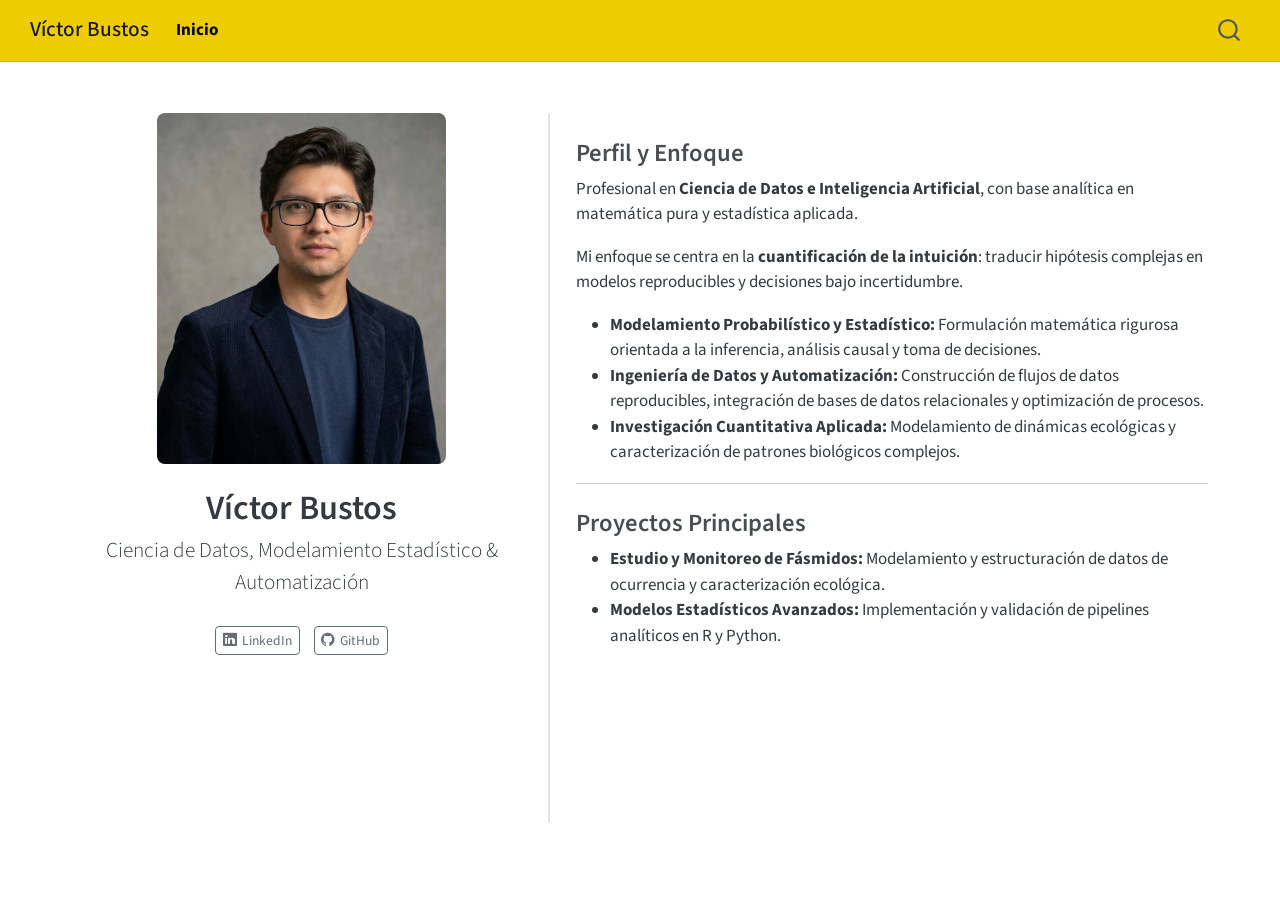
<file: index.html>
<!DOCTYPE html>
<html xmlns="http://www.w3.org/1999/xhtml" lang="en" xml:lang="en"><head>

<meta charset="utf-8">
<meta name="generator" content="quarto-1.10.18">

<meta name="viewport" content="width=device-width, initial-scale=1.0, user-scalable=yes">


<title>Víctor Bustos</title>
<style>
/* Default styles provided by pandoc.
** See https://pandoc.org/MANUAL.html#variables-for-html for config info.
*/
span.smallcaps{font-variant: small-caps;}
div.columns{display: flex; gap: 1.5em;}
div.column{flex: auto;}
@media screen {
div.columns{gap: min(4vw, 1.5em);}
div.column{overflow-x: auto;}
}
div.hanging-indent{margin-left: 1.5em; text-indent: -1.5em;}
ul.task-list{list-style: none;}
ul.task-list li input[type="checkbox"] {
  width: 0.8em;
  margin: 0 0.8em 0.2em -1em; /* quarto-specific, see https://github.com/quarto-dev/quarto-cli/issues/4556 */ 
  vertical-align: middle;
}
</style>


<script src="site_libs/quarto-nav/quarto-nav.js"></script>
<script src="site_libs/quarto-nav/headroom.min.js"></script>
<script src="site_libs/clipboard/clipboard.min.js"></script>
<script src="site_libs/quarto-search/autocomplete.umd.js"></script>
<script src="site_libs/quarto-search/fuse.min.js"></script>
<script src="site_libs/quarto-search/quarto-search.js"></script>
<meta name="quarto:offset" content="./">
<script src="site_libs/quarto-html/quarto.js" type="module"></script>
<script src="site_libs/quarto-html/tabsets/tabsets.js" type="module"></script>
<script src="site_libs/quarto-html/popper.min.js"></script>
<script src="site_libs/quarto-html/tippy.umd.min.js"></script>
<link href="site_libs/quarto-html/tippy.css" rel="stylesheet">
<link href="site_libs/quarto-html/quarto-syntax-highlighting-64a204ab8560d761af7679ceaba22944.css" rel="stylesheet" id="quarto-text-highlighting-styles">
<script src="site_libs/bootstrap/bootstrap.min.js"></script>
<link href="site_libs/bootstrap/bootstrap-icons.css" rel="stylesheet">
<link href="site_libs/bootstrap/bootstrap-445b8638c3d06994fee0907d791121c4.min.css" rel="stylesheet" append-hash="true" id="quarto-bootstrap" data-mode="light">
<script id="quarto-search-options" type="application/json">{
  "location": "navbar",
  "copy-button": false,
  "collapse-after": 3,
  "panel-placement": "end",
  "type": "overlay",
  "limit": 50,
  "keyboard-shortcut": [
    "f",
    "/",
    "s"
  ],
  "show-item-context": false,
  "language": {
    "search-no-results-text": "No results",
    "search-matching-documents-text": "matching documents",
    "search-copy-link-title": "Copy link to search",
    "search-hide-matches-text": "Hide additional matches",
    "search-more-match-text": "more match in this document",
    "search-more-matches-text": "more matches in this document",
    "search-clear-button-title": "Clear",
    "search-text-placeholder": "",
    "search-detached-cancel-button-title": "Cancel",
    "search-submit-button-title": "Submit",
    "search-label": "Search"
  }
}</script>


<link rel="stylesheet" href="styles.css">
</head>

<body class="nav-fixed quarto-light">

<div id="quarto-search-results"></div>
  <header id="quarto-header" class="headroom fixed-top">
    <nav class="navbar navbar-expand-lg " data-bs-theme="dark">
      <div class="navbar-container container-fluid">
      <div class="navbar-brand-container mx-auto">
    <a class="navbar-brand" href="./index.html">
    <span class="navbar-title">Víctor Bustos</span>
    </a>
  </div>
            <div id="quarto-search" class="" title="Search"></div>
          <button class="navbar-toggler" type="button" data-bs-toggle="collapse" data-bs-target="#navbarCollapse" aria-controls="navbarCollapse" role="menu" aria-expanded="false" aria-label="Toggle navigation" onclick="if (window.quartoToggleHeadroom) { window.quartoToggleHeadroom(); }">
  <span class="navbar-toggler-icon"></span>
</button>
          <div class="collapse navbar-collapse" id="navbarCollapse">
            <ul class="navbar-nav navbar-nav-scroll me-auto">
  <li class="nav-item">
    <a class="nav-link active" href="./index.html" aria-current="page"> 
<span class="menu-text">Inicio</span></a>
  </li>  
</ul>
          </div> <!-- /navcollapse -->
            <div class="quarto-navbar-tools">
</div>
      </div> <!-- /container-fluid -->
    </nav>
</header>
<!-- content -->
<div id="quarto-content" class="quarto-container page-columns page-rows-contents page-layout-full page-navbar">
<!-- sidebar -->
<!-- margin-sidebar -->
    
<!-- main -->
<div class="quarto-about-trestles column-page">
  <div class="about-entity">
    <img src="profile.jpg" class="about-image
  rectangle " style="width: 17em;">
<header id="title-block-header" class="quarto-title-block default">
<div class="quarto-title">
<h1 class="title">Víctor Bustos</h1>
<p class="subtitle lead">Ciencia de Datos, Modelamiento Estadístico &amp; Automatización</p>
</div>
<div class="quarto-title-meta column-page">
  </div>
</header>
    <div class="about-links">
  <a href="https://www.linkedin.com/in/victorbustos-stats" class="about-link" rel="" target="">
    <i class="bi bi-linkedin"></i>
     <span class="about-link-text">LinkedIn</span>
  </a>
  <a href="https://github.com/vitoac-22" class="about-link" rel="" target="">
    <i class="bi bi-github"></i>
     <span class="about-link-text">GitHub</span>
  </a>
</div>
  </div>
  <div class="about-contents"><main class="content column-page" id="quarto-document-content">
<section id="perfil-y-enfoque" class="level3">
<h3 data-anchor-id="perfil-y-enfoque">Perfil y Enfoque</h3>
<p>Profesional en <strong>Ciencia de Datos e Inteligencia Artificial</strong>, con base analítica en matemática pura y estadística aplicada.</p>
<p>Mi enfoque se centra en la <strong>cuantificación de la intuición</strong>: traducir hipótesis complejas en modelos reproducibles y decisiones bajo incertidumbre.</p>
<ul>
<li><strong>Modelamiento Probabilístico y Estadístico:</strong> Formulación matemática rigurosa orientada a la inferencia, análisis causal y toma de decisiones.</li>
<li><strong>Ingeniería de Datos y Automatización:</strong> Construcción de flujos de datos reproducibles, integración de bases de datos relacionales y optimización de procesos.</li>
<li><strong>Investigación Cuantitativa Aplicada:</strong> Modelamiento de dinámicas ecológicas y caracterización de patrones biológicos complejos.</li>
</ul>
<hr>
</section>
<section id="proyectos-principales" class="level3">
<h3 data-anchor-id="proyectos-principales">Proyectos Principales</h3>
<ul>
<li><strong>Estudio y Monitoreo de Fásmidos:</strong> Modelamiento y estructuración de datos de ocurrencia y caracterización ecológica.</li>
<li><strong>Modelos Estadísticos Avanzados:</strong> Implementación y validación de pipelines analíticos en R y Python.</li>
</ul>


</section>
</main></div>
</div>
 <!-- /main -->
<script id="quarto-html-after-body" type="application/javascript">
  window.document.addEventListener("DOMContentLoaded", function (event) {
    const isCodeAnnotation = (el) => {
      for (const clz of el.classList) {
        if (clz.startsWith('code-annotation-')) {                     
          return true;
        }
      }
      return false;
    }
    const onCopySuccess = function(e) {
      // button target
      const button = e.trigger;
      // don't keep focus
      button.blur();
      // flash "checked"
      button.classList.add('code-copy-button-checked');
      var currentTitle = button.getAttribute("title");
      button.setAttribute("title", "Copied!");
      let tooltip;
      if (window.bootstrap) {
        button.setAttribute("data-bs-toggle", "tooltip");
        button.setAttribute("data-bs-placement", "left");
        button.setAttribute("data-bs-title", "Copied!");
        tooltip = new bootstrap.Tooltip(button, 
          { trigger: "manual", 
            customClass: "code-copy-button-tooltip",
            offset: [0, -8]});
        tooltip.show();    
      }
      setTimeout(function() {
        if (tooltip) {
          tooltip.hide();
          button.removeAttribute("data-bs-title");
          button.removeAttribute("data-bs-toggle");
          button.removeAttribute("data-bs-placement");
        }
        button.setAttribute("title", currentTitle);
        button.classList.remove('code-copy-button-checked');
      }, 1000);
      // clear code selection
      e.clearSelection();
    }
    const getTextToCopy = function(trigger) {
      const outerScaffold = trigger.parentElement.cloneNode(true);
      const codeEl = outerScaffold.querySelector('code');
      for (const childEl of codeEl.children) {
        if (isCodeAnnotation(childEl)) {
          childEl.remove();
        }
      }
      return codeEl.innerText;
    }
    const clipboard = new window.ClipboardJS('.code-copy-button:not([data-in-quarto-modal])', {
      text: getTextToCopy
    });
    clipboard.on('success', onCopySuccess);
    if (window.document.getElementById('quarto-embedded-source-code-modal')) {
      const clipboardModal = new window.ClipboardJS('.code-copy-button[data-in-quarto-modal]', {
        text: getTextToCopy,
        container: window.document.getElementById('quarto-embedded-source-code-modal')
      });
      clipboardModal.on('success', onCopySuccess);
    }
      var localhostRegex = new RegExp(/^(?:http|https):\/\/localhost\:?[0-9]*\//);
      var mailtoRegex = new RegExp(/^mailto:/);
        var filterRegex = new RegExp("https:\/\/vitoac-22\.github\.io\/portfolio\/");
      var isInternal = (href) => {
          return filterRegex.test(href) || localhostRegex.test(href) || mailtoRegex.test(href);
      }
      // Inspect non-navigation links and adorn them if external
     var links = window.document.querySelectorAll('a[href]:not(.nav-link):not(.navbar-brand):not(.toc-action):not(.sidebar-link):not(.sidebar-item-toggle):not(.pagination-link):not(.no-external):not([aria-hidden]):not(.dropdown-item):not(.quarto-navigation-tool):not(.about-link)');
      for (var i=0; i<links.length; i++) {
        const link = links[i];
        if (!isInternal(link.href)) {
          // undo the damage that might have been done by quarto-nav.js in the case of
          // links that we want to consider external
          if (link.dataset.originalHref !== undefined) {
            link.href = link.dataset.originalHref;
          }
        }
      }
    function tippyHover(el, contentFn, onTriggerFn, onUntriggerFn) {
      const config = {
        allowHTML: true,
        maxWidth: 500,
        delay: 100,
        arrow: false,
        appendTo: function(el) {
            return el.parentElement;
        },
        interactive: true,
        interactiveBorder: 10,
        theme: 'quarto',
        placement: 'bottom-start',
      };
      if (contentFn) {
        config.content = contentFn;
      }
      if (onTriggerFn) {
        config.onTrigger = onTriggerFn;
      }
      if (onUntriggerFn) {
        config.onUntrigger = onUntriggerFn;
      }
      window.tippy(el, config); 
    }
    const noterefs = window.document.querySelectorAll('a[role="doc-noteref"]');
    for (var i=0; i<noterefs.length; i++) {
      const ref = noterefs[i];
      tippyHover(ref, function() {
        // use id or data attribute instead here
        let href = ref.getAttribute('data-footnote-href') || ref.getAttribute('href');
        try { href = new URL(href).hash; } catch {}
        const id = href.replace(/^#\/?/, "");
        const note = window.document.getElementById(id);
        if (note) {
          return note.innerHTML;
        } else {
          return "";
        }
      });
    }
    const xrefs = window.document.querySelectorAll('a.quarto-xref');
    const processXRef = (id, note) => {
      // Strip column container classes
      const stripColumnClz = (el) => {
        el.classList.remove("page-full", "page-columns");
        if (el.children) {
          for (const child of el.children) {
            stripColumnClz(child);
          }
        }
      }
      stripColumnClz(note)
      if (id === null || id.startsWith('sec-')) {
        // Special case sections, only their first couple elements
        const container = document.createElement("div");
        if (note.children && note.children.length > 2) {
          container.appendChild(note.children[0].cloneNode(true));
          for (let i = 1; i < note.children.length; i++) {
            const child = note.children[i];
            if (child.tagName === "P" && child.innerText === "") {
              continue;
            } else {
              container.appendChild(child.cloneNode(true));
              break;
            }
          }
          if (window.Quarto?.typesetMath) {
            window.Quarto.typesetMath(container);
          }
          return container.innerHTML
        } else {
          if (window.Quarto?.typesetMath) {
            window.Quarto.typesetMath(note);
          }
          return note.innerHTML;
        }
      } else {
        // Remove any anchor links if they are present
        const anchorLink = note.querySelector('a.anchorjs-link');
        if (anchorLink) {
          anchorLink.remove();
        }
        if (window.Quarto?.typesetMath) {
          window.Quarto.typesetMath(note);
        }
        if (note.classList.contains("callout")) {
          return note.outerHTML;
        } else {
          return note.innerHTML;
        }
      }
    }
    for (var i=0; i<xrefs.length; i++) {
      const xref = xrefs[i];
      tippyHover(xref, undefined, function(instance) {
        instance.disable();
        let url = xref.getAttribute('href');
        let hash = undefined; 
        if (url.startsWith('#')) {
          hash = url;
        } else {
          try { hash = new URL(url).hash; } catch {}
        }
        if (hash) {
          const id = hash.replace(/^#\/?/, "");
          const note = window.document.getElementById(id);
          if (note !== null) {
            try {
              const html = processXRef(id, note.cloneNode(true));
              instance.setContent(html);
            } finally {
              instance.enable();
              instance.show();
            }
          } else {
            // See if we can fetch this
            fetch(url.split('#')[0])
            .then(res => res.text())
            .then(html => {
              const parser = new DOMParser();
              const htmlDoc = parser.parseFromString(html, "text/html");
              const note = htmlDoc.getElementById(id);
              if (note !== null) {
                const html = processXRef(id, note);
                instance.setContent(html);
              } 
            }).finally(() => {
              instance.enable();
              instance.show();
            });
          }
        } else {
          // See if we can fetch a full url (with no hash to target)
          // This is a special case and we should probably do some content thinning / targeting
          fetch(url)
          .then(res => res.text())
          .then(html => {
            const parser = new DOMParser();
            const htmlDoc = parser.parseFromString(html, "text/html");
            const note = htmlDoc.querySelector('main.content');
            if (note !== null) {
              // This should only happen for chapter cross references
              // (since there is no id in the URL)
              // remove the first header
              if (note.children.length > 0 && note.children[0].tagName === "HEADER") {
                note.children[0].remove();
              }
              const html = processXRef(null, note);
              instance.setContent(html);
            } 
          }).finally(() => {
            instance.enable();
            instance.show();
          });
        }
      }, function(instance) {
      });
    }
        let selectedAnnoteEl;
        const selectorForAnnotation = ( cell, annotation) => {
          let cellAttr = 'data-code-cell="' + cell + '"';
          let lineAttr = 'data-code-annotation="' +  annotation + '"';
          const selector = 'span[' + cellAttr + '][' + lineAttr + ']';
          return selector;
        }
        const selectCodeLines = (annoteEl) => {
          const doc = window.document;
          const targetCell = annoteEl.getAttribute("data-target-cell");
          const targetAnnotation = annoteEl.getAttribute("data-target-annotation");
          const annoteSpan = window.document.querySelector(selectorForAnnotation(targetCell, targetAnnotation));
          const lines = annoteSpan.getAttribute("data-code-lines").split(",");
          const lineIds = lines.map((line) => {
            return targetCell + "-" + line;
          })
          let top = null;
          let height = null;
          let parent = null;
          if (lineIds.length > 0) {
              //compute the position of the single el (top and bottom and make a div)
              const el = window.document.getElementById(lineIds[0]);
              top = el.offsetTop;
              height = el.offsetHeight;
              parent = el.parentElement.parentElement;
            if (lineIds.length > 1) {
              const lastEl = window.document.getElementById(lineIds[lineIds.length - 1]);
              const bottom = lastEl.offsetTop + lastEl.offsetHeight;
              height = bottom - top;
            }
            if (top !== null && height !== null && parent !== null) {
              // cook up a div (if necessary) and position it 
              let div = window.document.getElementById("code-annotation-line-highlight");
              if (div === null) {
                div = window.document.createElement("div");
                div.setAttribute("id", "code-annotation-line-highlight");
                div.style.position = 'absolute';
                parent.appendChild(div);
              }
              div.style.top = top - 2 + "px";
              div.style.height = height + 4 + "px";
              div.style.left = 0;
              let gutterDiv = window.document.getElementById("code-annotation-line-highlight-gutter");
              if (gutterDiv === null) {
                gutterDiv = window.document.createElement("div");
                gutterDiv.setAttribute("id", "code-annotation-line-highlight-gutter");
                gutterDiv.style.position = 'absolute';
                const codeCell = window.document.getElementById(targetCell);
                const gutter = codeCell.querySelector('.code-annotation-gutter');
                gutter.appendChild(gutterDiv);
              }
              gutterDiv.style.top = top - 2 + "px";
              gutterDiv.style.height = height + 4 + "px";
            }
            selectedAnnoteEl = annoteEl;
          }
        };
        const unselectCodeLines = () => {
          const elementsIds = ["code-annotation-line-highlight", "code-annotation-line-highlight-gutter"];
          elementsIds.forEach((elId) => {
            const div = window.document.getElementById(elId);
            if (div) {
              div.remove();
            }
          });
          selectedAnnoteEl = undefined;
        };
          // Handle positioning of the toggle
      window.addEventListener(
        "resize",
        throttle(() => {
          elRect = undefined;
          if (selectedAnnoteEl) {
            selectCodeLines(selectedAnnoteEl);
          }
        }, 10)
      );
      function throttle(fn, ms) {
      let throttle = false;
      let timer;
        return (...args) => {
          if(!throttle) { // first call gets through
              fn.apply(this, args);
              throttle = true;
          } else { // all the others get throttled
              if(timer) clearTimeout(timer); // cancel #2
              timer = setTimeout(() => {
                fn.apply(this, args);
                timer = throttle = false;
              }, ms);
          }
        };
      }
        // Attach click handler to the DT
        const annoteDls = window.document.querySelectorAll('dt[data-target-cell]');
        for (const annoteDlNode of annoteDls) {
          annoteDlNode.addEventListener('click', (event) => {
            const clickedEl = event.target;
            if (clickedEl !== selectedAnnoteEl) {
              unselectCodeLines();
              const activeEl = window.document.querySelector('dt[data-target-cell].code-annotation-active');
              if (activeEl) {
                activeEl.classList.remove('code-annotation-active');
              }
              selectCodeLines(clickedEl);
              clickedEl.classList.add('code-annotation-active');
            } else {
              // Unselect the line
              unselectCodeLines();
              clickedEl.classList.remove('code-annotation-active');
            }
          });
        }
    const findCites = (el) => {
      const parentEl = el.parentElement;
      if (parentEl) {
        const cites = parentEl.dataset.cites;
        if (cites) {
          return {
            el,
            cites: cites.split(' ')
          };
        } else {
          return findCites(el.parentElement)
        }
      } else {
        return undefined;
      }
    };
    var bibliorefs = window.document.querySelectorAll('a[role="doc-biblioref"]');
    for (var i=0; i<bibliorefs.length; i++) {
      const ref = bibliorefs[i];
      const citeInfo = findCites(ref);
      if (citeInfo) {
        tippyHover(citeInfo.el, function() {
          var popup = window.document.createElement('div');
          citeInfo.cites.forEach(function(cite) {
            var citeDiv = window.document.createElement('div');
            citeDiv.classList.add('hanging-indent');
            citeDiv.classList.add('csl-entry');
            var biblioDiv = window.document.getElementById('ref-' + cite);
            if (biblioDiv) {
              citeDiv.innerHTML = biblioDiv.innerHTML;
            }
            popup.appendChild(citeDiv);
          });
          return popup.innerHTML;
        });
      }
    }
  });
  </script>
</div> <!-- /content -->




</body></html>
</file>
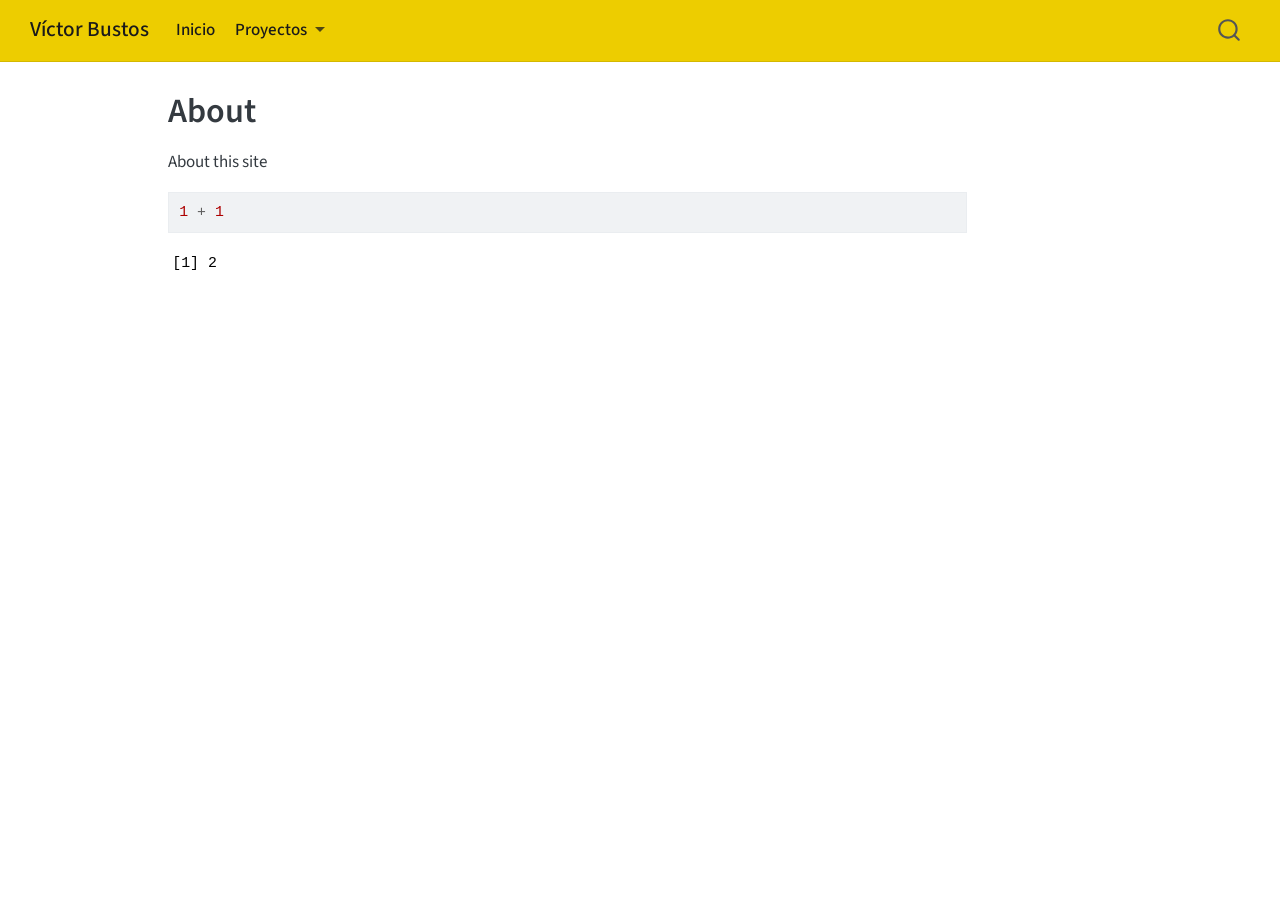
<file: about.html>
<!DOCTYPE html>
<html xmlns="http://www.w3.org/1999/xhtml" lang="en" xml:lang="en"><head>

<meta charset="utf-8">
<meta name="generator" content="quarto-1.10.18">

<meta name="viewport" content="width=device-width, initial-scale=1.0, user-scalable=yes">


<title>About – Víctor Bustos</title>
<style>
/* Default styles provided by pandoc.
** See https://pandoc.org/MANUAL.html#variables-for-html for config info.
*/
span.smallcaps{font-variant: small-caps;}
div.columns{display: flex; gap: 1.5em;}
div.column{flex: auto;}
@media screen {
div.columns{gap: min(4vw, 1.5em);}
div.column{overflow-x: auto;}
}
div.hanging-indent{margin-left: 1.5em; text-indent: -1.5em;}
ul.task-list{list-style: none;}
ul.task-list li input[type="checkbox"] {
  width: 0.8em;
  margin: 0 0.8em 0.2em -1em; /* quarto-specific, see https://github.com/quarto-dev/quarto-cli/issues/4556 */ 
  vertical-align: middle;
}
/* CSS for syntax highlighting */
html { -webkit-text-size-adjust: 100%; }
pre > code.sourceCode { white-space: pre; position: relative; }
pre > code.sourceCode > span { display: inline-block; line-height: 1.25; }
pre > code.sourceCode > span:empty { height: 1.2em; }
.sourceCode { overflow: visible; }
code.sourceCode > span { color: inherit; text-decoration: inherit; }
div.sourceCode { margin: 1em 0; }
pre.sourceCode { margin: 0; }
@media screen {
div.sourceCode { overflow: auto; }
}
@media print {
pre > code.sourceCode { white-space: pre-wrap; }
pre > code.sourceCode > span { text-indent: -5em; padding-left: 5em; }
}
pre.numberSource code
  { counter-reset: source-line 0; }
pre.numberSource code > span
  { position: relative; left: -4em; counter-increment: source-line; }
pre.numberSource code > span > a:first-child::before
  { content: counter(source-line);
    position: relative; left: -1em; text-align: right; vertical-align: baseline;
    border: none; display: inline-block;
    -webkit-touch-callout: none; -webkit-user-select: none;
    -khtml-user-select: none; -moz-user-select: none;
    -ms-user-select: none; user-select: none;
    padding: 0 4px; width: 4em;
  }
pre.numberSource { margin-left: 3em;  padding-left: 4px; }
div.sourceCode
  {   }
@media screen {
pre > code.sourceCode > span > a:first-child::before { text-decoration: underline; }
}
</style>


<script src="site_libs/quarto-nav/quarto-nav.js"></script>
<script src="site_libs/quarto-nav/headroom.min.js"></script>
<script src="site_libs/clipboard/clipboard.min.js"></script>
<script src="site_libs/quarto-search/autocomplete.umd.js"></script>
<script src="site_libs/quarto-search/fuse.min.js"></script>
<script src="site_libs/quarto-search/quarto-search.js"></script>
<meta name="quarto:offset" content="./">
<script src="site_libs/quarto-html/quarto.js" type="module"></script>
<script src="site_libs/quarto-html/tabsets/tabsets.js" type="module"></script>
<script src="site_libs/quarto-html/popper.min.js"></script>
<script src="site_libs/quarto-html/tippy.umd.min.js"></script>
<script src="site_libs/quarto-html/anchor.min.js"></script>
<link href="site_libs/quarto-html/tippy.css" rel="stylesheet">
<link href="site_libs/quarto-html/quarto-syntax-highlighting-64a204ab8560d761af7679ceaba22944.css" rel="stylesheet" id="quarto-text-highlighting-styles">
<script src="site_libs/bootstrap/bootstrap.min.js"></script>
<link href="site_libs/bootstrap/bootstrap-icons.css" rel="stylesheet">
<link href="site_libs/bootstrap/bootstrap-445b8638c3d06994fee0907d791121c4.min.css" rel="stylesheet" append-hash="true" id="quarto-bootstrap" data-mode="light">
<script id="quarto-search-options" type="application/json">{
  "location": "navbar",
  "copy-button": false,
  "collapse-after": 3,
  "panel-placement": "end",
  "type": "overlay",
  "limit": 50,
  "keyboard-shortcut": [
    "f",
    "/",
    "s"
  ],
  "show-item-context": false,
  "language": {
    "search-no-results-text": "No results",
    "search-matching-documents-text": "matching documents",
    "search-copy-link-title": "Copy link to search",
    "search-hide-matches-text": "Hide additional matches",
    "search-more-match-text": "more match in this document",
    "search-more-matches-text": "more matches in this document",
    "search-clear-button-title": "Clear",
    "search-text-placeholder": "",
    "search-detached-cancel-button-title": "Cancel",
    "search-submit-button-title": "Submit",
    "search-label": "Search"
  }
}</script>


<link rel="stylesheet" href="styles.css">
</head>

<body class="nav-fixed quarto-light">

<div id="quarto-search-results"></div>
  <header id="quarto-header" class="headroom fixed-top">
    <nav class="navbar navbar-expand-lg " data-bs-theme="dark">
      <div class="navbar-container container-fluid">
      <div class="navbar-brand-container mx-auto">
    <a class="navbar-brand" href="./index.html">
    <span class="navbar-title">Víctor Bustos</span>
    </a>
  </div>
            <div id="quarto-search" class="" title="Search"></div>
          <button class="navbar-toggler" type="button" data-bs-toggle="collapse" data-bs-target="#navbarCollapse" aria-controls="navbarCollapse" role="menu" aria-expanded="false" aria-label="Toggle navigation" onclick="if (window.quartoToggleHeadroom) { window.quartoToggleHeadroom(); }">
  <span class="navbar-toggler-icon"></span>
</button>
          <div class="collapse navbar-collapse" id="navbarCollapse">
            <ul class="navbar-nav navbar-nav-scroll me-auto">
  <li class="nav-item">
    <a class="nav-link" href="./index.html"> 
<span class="menu-text">Inicio</span></a>
  </li>  
  <li class="nav-item dropdown ">
    <a class="nav-link dropdown-toggle" href="#" id="nav-menu-proyectos" role="link" data-bs-toggle="dropdown" aria-expanded="false">
 <span class="menu-text">Proyectos</span>
    </a>
    <ul class="dropdown-menu" aria-labelledby="nav-menu-proyectos">    
        <li>
    <a class="dropdown-item" href="./fasmidos.html">
 <span class="dropdown-text">Monitoreo de Fásmidos</span></a>
  </li>  
    </ul>
  </li>
</ul>
          </div> <!-- /navcollapse -->
            <div class="quarto-navbar-tools">
</div>
      </div> <!-- /container-fluid -->
    </nav>
</header>
<!-- content -->
<div id="quarto-content" class="quarto-container page-columns page-rows-contents page-layout-article page-navbar">
<!-- sidebar -->
<!-- margin-sidebar -->
    <div id="quarto-margin-sidebar" class="sidebar margin-sidebar zindex-bottom">
        
    </div>
<!-- main -->
<main class="content" id="quarto-document-content">

<header id="title-block-header" class="quarto-title-block default">
<div class="quarto-title">
<h1 class="title">About</h1>
</div>



<div class="quarto-title-meta">

    
  
    
  </div>
  


</header>


<p>About this site</p>
<div class="cell">
<div class="code-copy-outer-scaffold"><div class="sourceCode cell-code" id="cb1"><pre class="sourceCode r code-with-copy"><code class="sourceCode r"><span id="cb1-1"><a href="#cb1-1" aria-hidden="true" tabindex="-1"></a><span class="dv">1</span> <span class="sc">+</span> <span class="dv">1</span></span></code></pre></div><button title="Copy to Clipboard" class="code-copy-button"><i class="bi"></i></button></div>
<div class="cell-output cell-output-stdout">
<pre><code>[1] 2</code></pre>
</div>
</div>



</main> <!-- /main -->
<script id="quarto-html-after-body" type="application/javascript">
  window.document.addEventListener("DOMContentLoaded", function (event) {
    const icon = "";
    const anchorJS = new window.AnchorJS();
    anchorJS.options = {
      placement: 'right',
      icon: icon
    };
    anchorJS.add('.anchored');
    const isCodeAnnotation = (el) => {
      for (const clz of el.classList) {
        if (clz.startsWith('code-annotation-')) {                     
          return true;
        }
      }
      return false;
    }
    const onCopySuccess = function(e) {
      // button target
      const button = e.trigger;
      // don't keep focus
      button.blur();
      // flash "checked"
      button.classList.add('code-copy-button-checked');
      var currentTitle = button.getAttribute("title");
      button.setAttribute("title", "Copied!");
      let tooltip;
      if (window.bootstrap) {
        button.setAttribute("data-bs-toggle", "tooltip");
        button.setAttribute("data-bs-placement", "left");
        button.setAttribute("data-bs-title", "Copied!");
        tooltip = new bootstrap.Tooltip(button, 
          { trigger: "manual", 
            customClass: "code-copy-button-tooltip",
            offset: [0, -8]});
        tooltip.show();    
      }
      setTimeout(function() {
        if (tooltip) {
          tooltip.hide();
          button.removeAttribute("data-bs-title");
          button.removeAttribute("data-bs-toggle");
          button.removeAttribute("data-bs-placement");
        }
        button.setAttribute("title", currentTitle);
        button.classList.remove('code-copy-button-checked');
      }, 1000);
      // clear code selection
      e.clearSelection();
    }
    const getTextToCopy = function(trigger) {
      const outerScaffold = trigger.parentElement.cloneNode(true);
      const codeEl = outerScaffold.querySelector('code');
      for (const childEl of codeEl.children) {
        if (isCodeAnnotation(childEl)) {
          childEl.remove();
        }
      }
      return codeEl.innerText;
    }
    const clipboard = new window.ClipboardJS('.code-copy-button:not([data-in-quarto-modal])', {
      text: getTextToCopy
    });
    clipboard.on('success', onCopySuccess);
    if (window.document.getElementById('quarto-embedded-source-code-modal')) {
      const clipboardModal = new window.ClipboardJS('.code-copy-button[data-in-quarto-modal]', {
        text: getTextToCopy,
        container: window.document.getElementById('quarto-embedded-source-code-modal')
      });
      clipboardModal.on('success', onCopySuccess);
    }
      var localhostRegex = new RegExp(/^(?:http|https):\/\/localhost\:?[0-9]*\//);
      var mailtoRegex = new RegExp(/^mailto:/);
        var filterRegex = new RegExp('/' + window.location.host + '/');
      var isInternal = (href) => {
          return filterRegex.test(href) || localhostRegex.test(href) || mailtoRegex.test(href);
      }
      // Inspect non-navigation links and adorn them if external
     var links = window.document.querySelectorAll('a[href]:not(.nav-link):not(.navbar-brand):not(.toc-action):not(.sidebar-link):not(.sidebar-item-toggle):not(.pagination-link):not(.no-external):not([aria-hidden]):not(.dropdown-item):not(.quarto-navigation-tool):not(.about-link)');
      for (var i=0; i<links.length; i++) {
        const link = links[i];
        if (!isInternal(link.href)) {
          // undo the damage that might have been done by quarto-nav.js in the case of
          // links that we want to consider external
          if (link.dataset.originalHref !== undefined) {
            link.href = link.dataset.originalHref;
          }
        }
      }
    function tippyHover(el, contentFn, onTriggerFn, onUntriggerFn) {
      const config = {
        allowHTML: true,
        maxWidth: 500,
        delay: 100,
        arrow: false,
        appendTo: function(el) {
            return el.parentElement;
        },
        interactive: true,
        interactiveBorder: 10,
        theme: 'quarto',
        placement: 'bottom-start',
      };
      if (contentFn) {
        config.content = contentFn;
      }
      if (onTriggerFn) {
        config.onTrigger = onTriggerFn;
      }
      if (onUntriggerFn) {
        config.onUntrigger = onUntriggerFn;
      }
      window.tippy(el, config); 
    }
    const noterefs = window.document.querySelectorAll('a[role="doc-noteref"]');
    for (var i=0; i<noterefs.length; i++) {
      const ref = noterefs[i];
      tippyHover(ref, function() {
        // use id or data attribute instead here
        let href = ref.getAttribute('data-footnote-href') || ref.getAttribute('href');
        try { href = new URL(href).hash; } catch {}
        const id = href.replace(/^#\/?/, "");
        const note = window.document.getElementById(id);
        if (note) {
          return note.innerHTML;
        } else {
          return "";
        }
      });
    }
    const xrefs = window.document.querySelectorAll('a.quarto-xref');
    const processXRef = (id, note) => {
      // Strip column container classes
      const stripColumnClz = (el) => {
        el.classList.remove("page-full", "page-columns");
        if (el.children) {
          for (const child of el.children) {
            stripColumnClz(child);
          }
        }
      }
      stripColumnClz(note)
      if (id === null || id.startsWith('sec-')) {
        // Special case sections, only their first couple elements
        const container = document.createElement("div");
        if (note.children && note.children.length > 2) {
          container.appendChild(note.children[0].cloneNode(true));
          for (let i = 1; i < note.children.length; i++) {
            const child = note.children[i];
            if (child.tagName === "P" && child.innerText === "") {
              continue;
            } else {
              container.appendChild(child.cloneNode(true));
              break;
            }
          }
          if (window.Quarto?.typesetMath) {
            window.Quarto.typesetMath(container);
          }
          return container.innerHTML
        } else {
          if (window.Quarto?.typesetMath) {
            window.Quarto.typesetMath(note);
          }
          return note.innerHTML;
        }
      } else {
        // Remove any anchor links if they are present
        const anchorLink = note.querySelector('a.anchorjs-link');
        if (anchorLink) {
          anchorLink.remove();
        }
        if (window.Quarto?.typesetMath) {
          window.Quarto.typesetMath(note);
        }
        if (note.classList.contains("callout")) {
          return note.outerHTML;
        } else {
          return note.innerHTML;
        }
      }
    }
    for (var i=0; i<xrefs.length; i++) {
      const xref = xrefs[i];
      tippyHover(xref, undefined, function(instance) {
        instance.disable();
        let url = xref.getAttribute('href');
        let hash = undefined; 
        if (url.startsWith('#')) {
          hash = url;
        } else {
          try { hash = new URL(url).hash; } catch {}
        }
        if (hash) {
          const id = hash.replace(/^#\/?/, "");
          const note = window.document.getElementById(id);
          if (note !== null) {
            try {
              const html = processXRef(id, note.cloneNode(true));
              instance.setContent(html);
            } finally {
              instance.enable();
              instance.show();
            }
          } else {
            // See if we can fetch this
            fetch(url.split('#')[0])
            .then(res => res.text())
            .then(html => {
              const parser = new DOMParser();
              const htmlDoc = parser.parseFromString(html, "text/html");
              const note = htmlDoc.getElementById(id);
              if (note !== null) {
                const html = processXRef(id, note);
                instance.setContent(html);
              } 
            }).finally(() => {
              instance.enable();
              instance.show();
            });
          }
        } else {
          // See if we can fetch a full url (with no hash to target)
          // This is a special case and we should probably do some content thinning / targeting
          fetch(url)
          .then(res => res.text())
          .then(html => {
            const parser = new DOMParser();
            const htmlDoc = parser.parseFromString(html, "text/html");
            const note = htmlDoc.querySelector('main.content');
            if (note !== null) {
              // This should only happen for chapter cross references
              // (since there is no id in the URL)
              // remove the first header
              if (note.children.length > 0 && note.children[0].tagName === "HEADER") {
                note.children[0].remove();
              }
              const html = processXRef(null, note);
              instance.setContent(html);
            } 
          }).finally(() => {
            instance.enable();
            instance.show();
          });
        }
      }, function(instance) {
      });
    }
        let selectedAnnoteEl;
        const selectorForAnnotation = ( cell, annotation) => {
          let cellAttr = 'data-code-cell="' + cell + '"';
          let lineAttr = 'data-code-annotation="' +  annotation + '"';
          const selector = 'span[' + cellAttr + '][' + lineAttr + ']';
          return selector;
        }
        const selectCodeLines = (annoteEl) => {
          const doc = window.document;
          const targetCell = annoteEl.getAttribute("data-target-cell");
          const targetAnnotation = annoteEl.getAttribute("data-target-annotation");
          const annoteSpan = window.document.querySelector(selectorForAnnotation(targetCell, targetAnnotation));
          const lines = annoteSpan.getAttribute("data-code-lines").split(",");
          const lineIds = lines.map((line) => {
            return targetCell + "-" + line;
          })
          let top = null;
          let height = null;
          let parent = null;
          if (lineIds.length > 0) {
              //compute the position of the single el (top and bottom and make a div)
              const el = window.document.getElementById(lineIds[0]);
              top = el.offsetTop;
              height = el.offsetHeight;
              parent = el.parentElement.parentElement;
            if (lineIds.length > 1) {
              const lastEl = window.document.getElementById(lineIds[lineIds.length - 1]);
              const bottom = lastEl.offsetTop + lastEl.offsetHeight;
              height = bottom - top;
            }
            if (top !== null && height !== null && parent !== null) {
              // cook up a div (if necessary) and position it 
              let div = window.document.getElementById("code-annotation-line-highlight");
              if (div === null) {
                div = window.document.createElement("div");
                div.setAttribute("id", "code-annotation-line-highlight");
                div.style.position = 'absolute';
                parent.appendChild(div);
              }
              div.style.top = top - 2 + "px";
              div.style.height = height + 4 + "px";
              div.style.left = 0;
              let gutterDiv = window.document.getElementById("code-annotation-line-highlight-gutter");
              if (gutterDiv === null) {
                gutterDiv = window.document.createElement("div");
                gutterDiv.setAttribute("id", "code-annotation-line-highlight-gutter");
                gutterDiv.style.position = 'absolute';
                const codeCell = window.document.getElementById(targetCell);
                const gutter = codeCell.querySelector('.code-annotation-gutter');
                gutter.appendChild(gutterDiv);
              }
              gutterDiv.style.top = top - 2 + "px";
              gutterDiv.style.height = height + 4 + "px";
            }
            selectedAnnoteEl = annoteEl;
          }
        };
        const unselectCodeLines = () => {
          const elementsIds = ["code-annotation-line-highlight", "code-annotation-line-highlight-gutter"];
          elementsIds.forEach((elId) => {
            const div = window.document.getElementById(elId);
            if (div) {
              div.remove();
            }
          });
          selectedAnnoteEl = undefined;
        };
          // Handle positioning of the toggle
      window.addEventListener(
        "resize",
        throttle(() => {
          elRect = undefined;
          if (selectedAnnoteEl) {
            selectCodeLines(selectedAnnoteEl);
          }
        }, 10)
      );
      function throttle(fn, ms) {
      let throttle = false;
      let timer;
        return (...args) => {
          if(!throttle) { // first call gets through
              fn.apply(this, args);
              throttle = true;
          } else { // all the others get throttled
              if(timer) clearTimeout(timer); // cancel #2
              timer = setTimeout(() => {
                fn.apply(this, args);
                timer = throttle = false;
              }, ms);
          }
        };
      }
        // Attach click handler to the DT
        const annoteDls = window.document.querySelectorAll('dt[data-target-cell]');
        for (const annoteDlNode of annoteDls) {
          annoteDlNode.addEventListener('click', (event) => {
            const clickedEl = event.target;
            if (clickedEl !== selectedAnnoteEl) {
              unselectCodeLines();
              const activeEl = window.document.querySelector('dt[data-target-cell].code-annotation-active');
              if (activeEl) {
                activeEl.classList.remove('code-annotation-active');
              }
              selectCodeLines(clickedEl);
              clickedEl.classList.add('code-annotation-active');
            } else {
              // Unselect the line
              unselectCodeLines();
              clickedEl.classList.remove('code-annotation-active');
            }
          });
        }
    const findCites = (el) => {
      const parentEl = el.parentElement;
      if (parentEl) {
        const cites = parentEl.dataset.cites;
        if (cites) {
          return {
            el,
            cites: cites.split(' ')
          };
        } else {
          return findCites(el.parentElement)
        }
      } else {
        return undefined;
      }
    };
    var bibliorefs = window.document.querySelectorAll('a[role="doc-biblioref"]');
    for (var i=0; i<bibliorefs.length; i++) {
      const ref = bibliorefs[i];
      const citeInfo = findCites(ref);
      if (citeInfo) {
        tippyHover(citeInfo.el, function() {
          var popup = window.document.createElement('div');
          citeInfo.cites.forEach(function(cite) {
            var citeDiv = window.document.createElement('div');
            citeDiv.classList.add('hanging-indent');
            citeDiv.classList.add('csl-entry');
            var biblioDiv = window.document.getElementById('ref-' + cite);
            if (biblioDiv) {
              citeDiv.innerHTML = biblioDiv.innerHTML;
            }
            popup.appendChild(citeDiv);
          });
          return popup.innerHTML;
        });
      }
    }
  });
  </script>
</div> <!-- /content -->




</body></html>
</file>
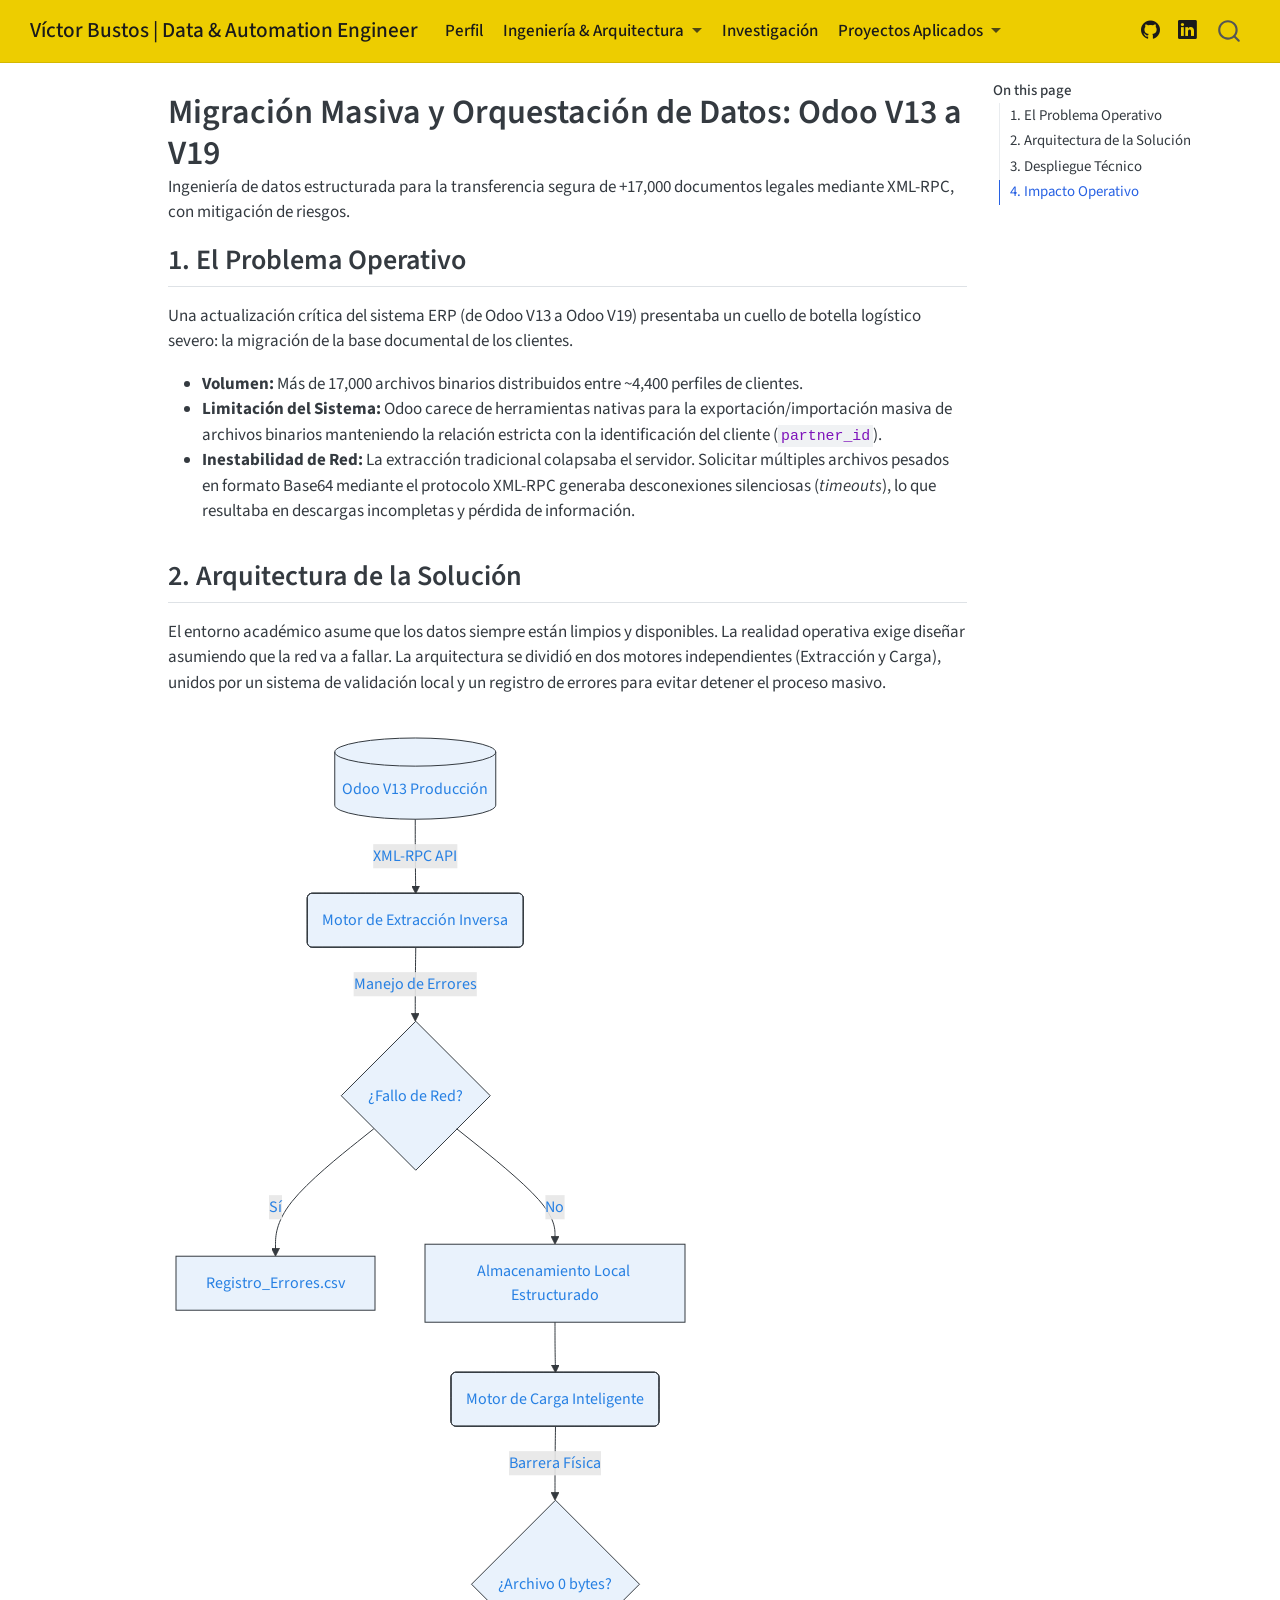
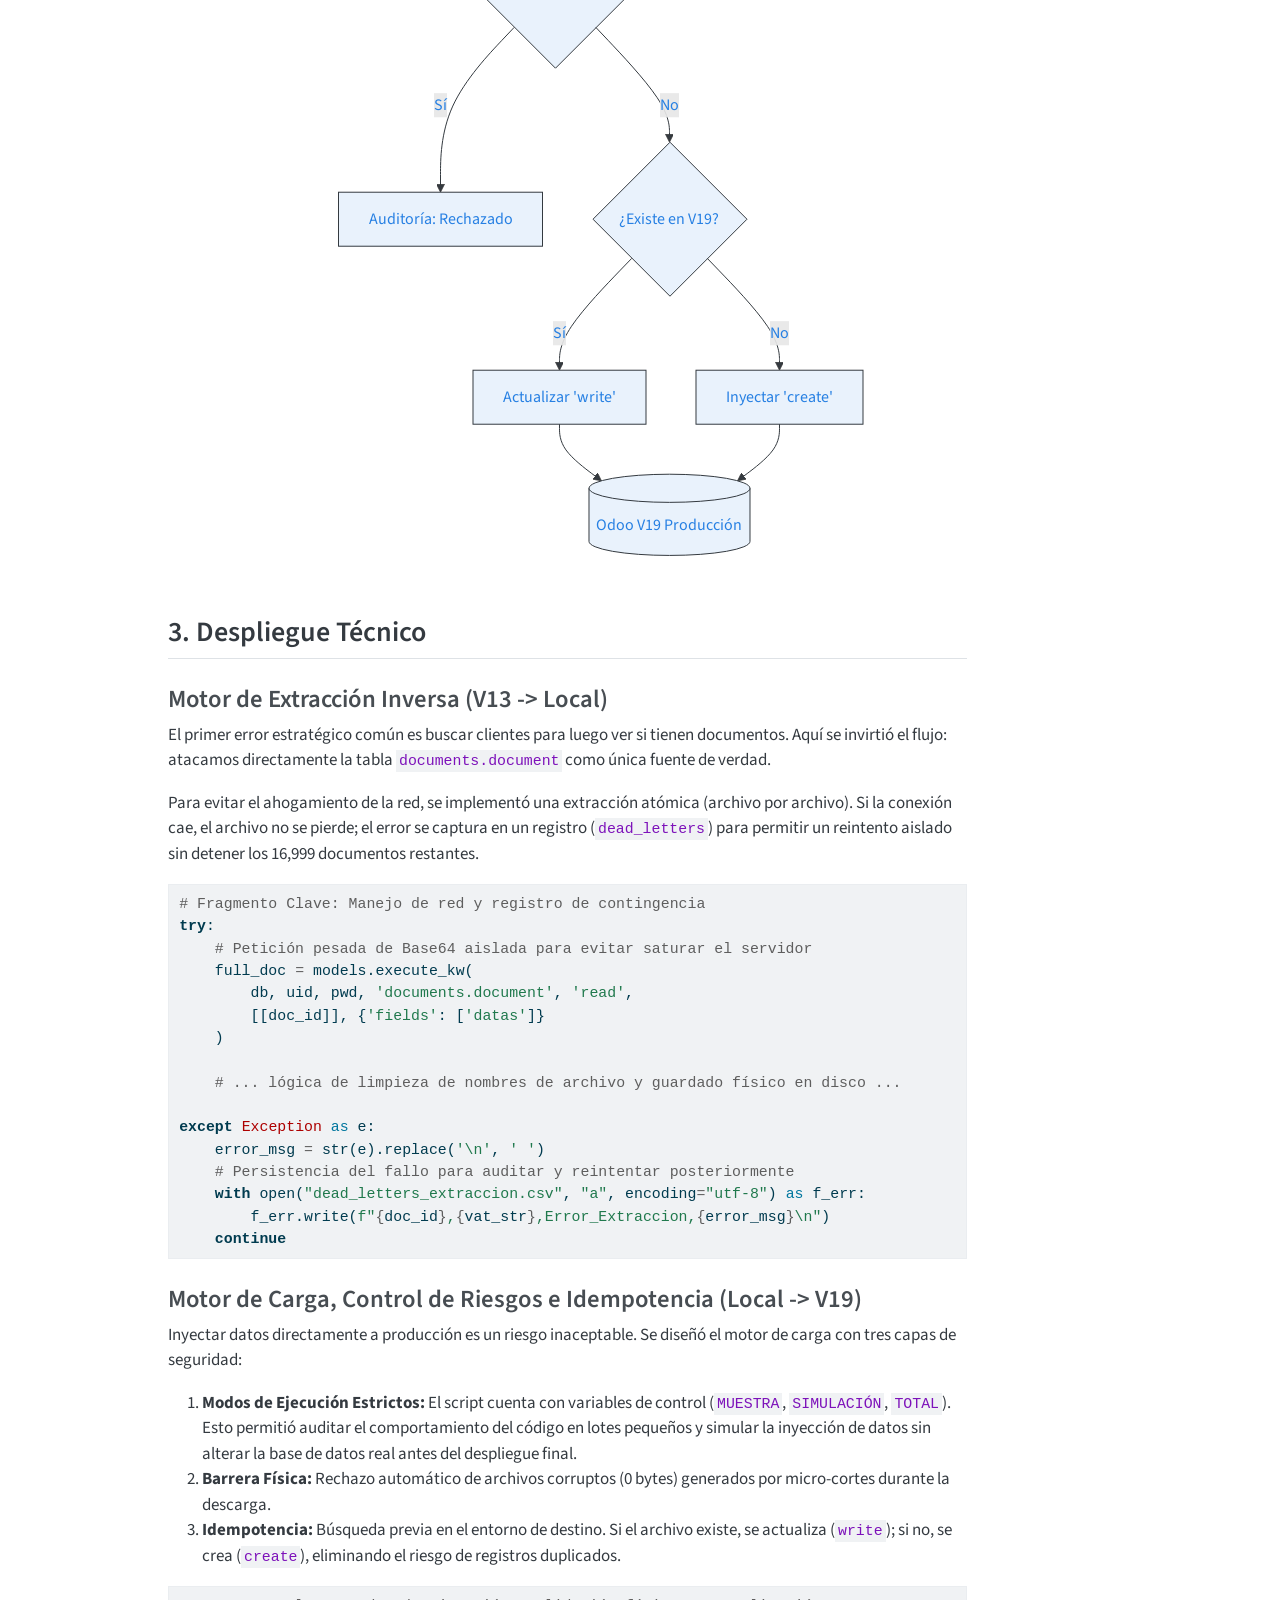
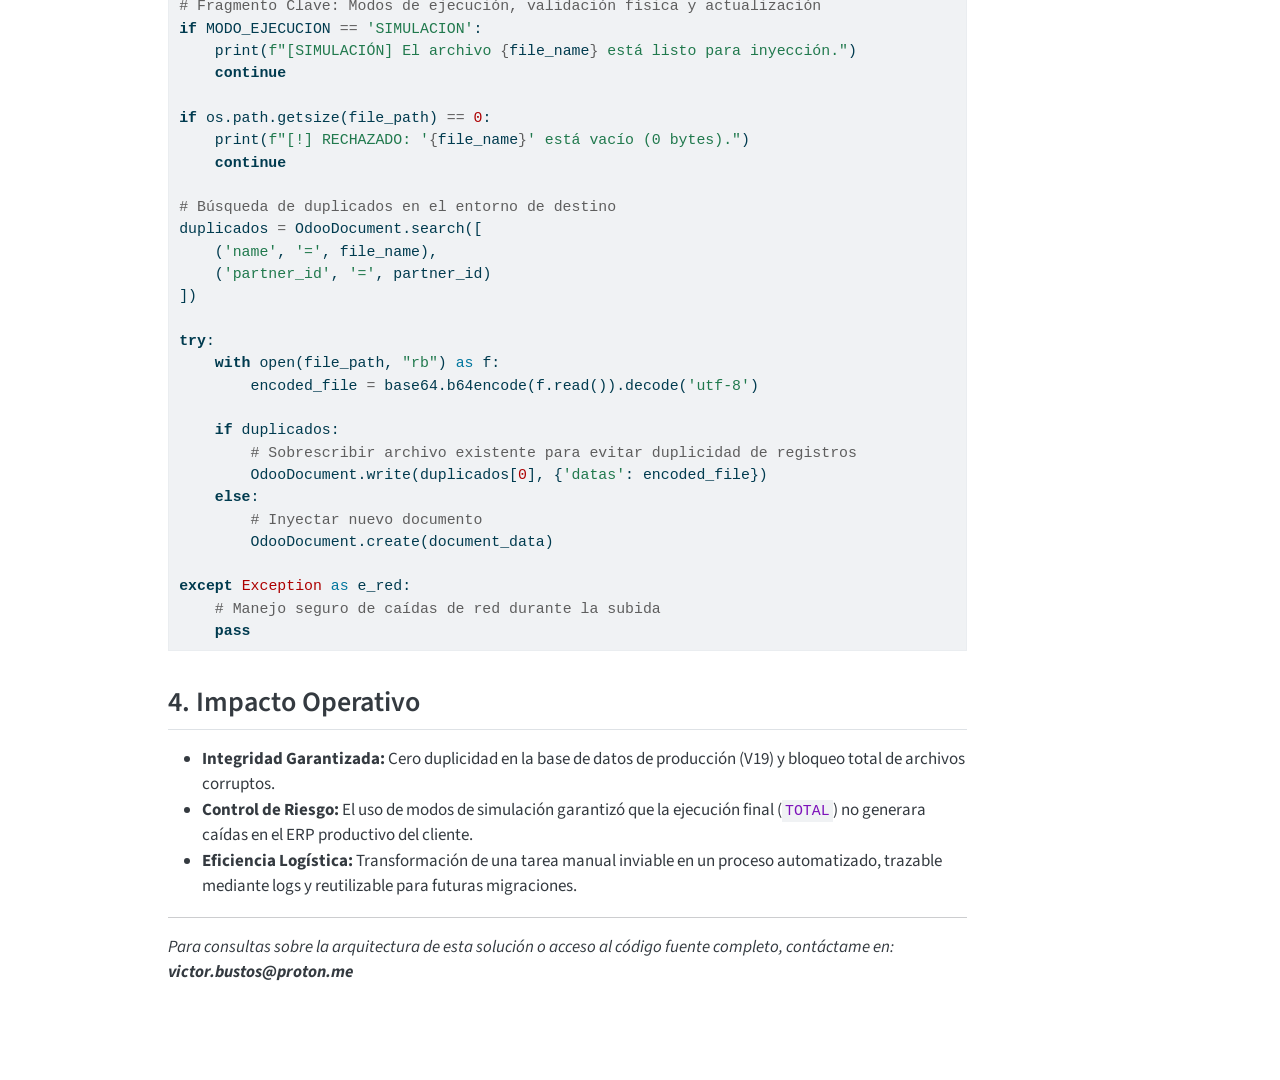
<file: migracion_odoo.html>
<!DOCTYPE html>
<html xmlns="http://www.w3.org/1999/xhtml" lang="en" xml:lang="en"><head>

<meta charset="utf-8">
<meta name="generator" content="quarto-1.10.18">

<meta name="viewport" content="width=device-width, initial-scale=1.0, user-scalable=yes">

<meta name="description" content="Ingeniería de datos estructurada para la transferencia segura de +17,000 documentos legales mediante XML-RPC, con mitigación de riesgos.">

<title>Migración Masiva y Orquestación de Datos: Odoo V13 a V19 – Víctor Bustos | Data &amp; Automation Engineer</title>
<style>
/* Default styles provided by pandoc.
** See https://pandoc.org/MANUAL.html#variables-for-html for config info.
*/
span.smallcaps{font-variant: small-caps;}
div.columns{display: flex; gap: 1.5em;}
div.column{flex: auto;}
@media screen {
div.columns{gap: min(4vw, 1.5em);}
div.column{overflow-x: auto;}
}
div.hanging-indent{margin-left: 1.5em; text-indent: -1.5em;}
ul.task-list{list-style: none;}
ul.task-list li input[type="checkbox"] {
  width: 0.8em;
  margin: 0 0.8em 0.2em -1em; /* quarto-specific, see https://github.com/quarto-dev/quarto-cli/issues/4556 */ 
  vertical-align: middle;
}
/* CSS for syntax highlighting */
html { -webkit-text-size-adjust: 100%; }
pre > code.sourceCode { white-space: pre; position: relative; }
pre > code.sourceCode > span { display: inline-block; line-height: 1.25; }
pre > code.sourceCode > span:empty { height: 1.2em; }
.sourceCode { overflow: visible; }
code.sourceCode > span { color: inherit; text-decoration: inherit; }
div.sourceCode { margin: 1em 0; }
pre.sourceCode { margin: 0; }
@media screen {
div.sourceCode { overflow: auto; }
}
@media print {
pre > code.sourceCode { white-space: pre-wrap; }
pre > code.sourceCode > span { text-indent: -5em; padding-left: 5em; }
}
pre.numberSource code
  { counter-reset: source-line 0; }
pre.numberSource code > span
  { position: relative; left: -4em; counter-increment: source-line; }
pre.numberSource code > span > a:first-child::before
  { content: counter(source-line);
    position: relative; left: -1em; text-align: right; vertical-align: baseline;
    border: none; display: inline-block;
    -webkit-touch-callout: none; -webkit-user-select: none;
    -khtml-user-select: none; -moz-user-select: none;
    -ms-user-select: none; user-select: none;
    padding: 0 4px; width: 4em;
  }
pre.numberSource { margin-left: 3em;  padding-left: 4px; }
div.sourceCode
  {   }
@media screen {
pre > code.sourceCode > span > a:first-child::before { text-decoration: underline; }
}
</style>


<script src="site_libs/quarto-nav/quarto-nav.js"></script>
<script src="site_libs/quarto-nav/headroom.min.js"></script>
<script src="site_libs/clipboard/clipboard.min.js"></script>
<script src="site_libs/quarto-search/autocomplete.umd.js"></script>
<script src="site_libs/quarto-search/fuse.min.js"></script>
<script src="site_libs/quarto-search/quarto-search.js"></script>
<meta name="quarto:offset" content="./">
<script src="site_libs/quarto-html/quarto.js" type="module"></script>
<script src="site_libs/quarto-html/tabsets/tabsets.js" type="module"></script>
<script src="site_libs/quarto-html/popper.min.js"></script>
<script src="site_libs/quarto-html/tippy.umd.min.js"></script>
<script src="site_libs/quarto-html/anchor.min.js"></script>
<link href="site_libs/quarto-html/tippy.css" rel="stylesheet">
<link href="site_libs/quarto-html/quarto-syntax-highlighting-64a204ab8560d761af7679ceaba22944.css" rel="stylesheet" id="quarto-text-highlighting-styles">
<script src="site_libs/bootstrap/bootstrap.min.js"></script>
<link href="site_libs/bootstrap/bootstrap-icons.css" rel="stylesheet">
<link href="site_libs/bootstrap/bootstrap-445b8638c3d06994fee0907d791121c4.min.css" rel="stylesheet" append-hash="true" id="quarto-bootstrap" data-mode="light">
<script id="quarto-search-options" type="application/json">{
  "location": "navbar",
  "copy-button": false,
  "collapse-after": 3,
  "panel-placement": "end",
  "type": "overlay",
  "limit": 50,
  "keyboard-shortcut": [
    "f",
    "/",
    "s"
  ],
  "show-item-context": false,
  "language": {
    "search-no-results-text": "No results",
    "search-matching-documents-text": "matching documents",
    "search-copy-link-title": "Copy link to search",
    "search-hide-matches-text": "Hide additional matches",
    "search-more-match-text": "more match in this document",
    "search-more-matches-text": "more matches in this document",
    "search-clear-button-title": "Clear",
    "search-text-placeholder": "",
    "search-detached-cancel-button-title": "Cancel",
    "search-submit-button-title": "Submit",
    "search-label": "Search"
  }
}</script>
<script src="site_libs/quarto-diagram/mermaid.min.js"></script>
<script src="site_libs/quarto-diagram/mermaid-init.js"></script>
<link href="site_libs/quarto-diagram/mermaid.css" rel="stylesheet">


<link rel="stylesheet" href="styles.css">
</head>

<body class="nav-fixed quarto-light">

<div id="quarto-search-results"></div>
  <header id="quarto-header" class="headroom fixed-top">
    <nav class="navbar navbar-expand-lg " data-bs-theme="dark">
      <div class="navbar-container container-fluid">
      <div class="navbar-brand-container mx-auto">
    <a class="navbar-brand" href="./index.html">
    <span class="navbar-title">Víctor Bustos | Data &amp; Automation Engineer</span>
    </a>
  </div>
            <div id="quarto-search" class="" title="Search"></div>
          <button class="navbar-toggler" type="button" data-bs-toggle="collapse" data-bs-target="#navbarCollapse" aria-controls="navbarCollapse" role="menu" aria-expanded="false" aria-label="Toggle navigation" onclick="if (window.quartoToggleHeadroom) { window.quartoToggleHeadroom(); }">
  <span class="navbar-toggler-icon"></span>
</button>
          <div class="collapse navbar-collapse" id="navbarCollapse">
            <ul class="navbar-nav navbar-nav-scroll me-auto">
  <li class="nav-item">
    <a class="nav-link" href="./index.html"> 
<span class="menu-text">Perfil</span></a>
  </li>  
  <li class="nav-item dropdown ">
    <a class="nav-link dropdown-toggle" href="#" id="nav-menu-ingeniería--arquitectura" role="link" data-bs-toggle="dropdown" aria-expanded="false">
 <span class="menu-text">Ingeniería &amp; Arquitectura</span>
    </a>
    <ul class="dropdown-menu" aria-labelledby="nav-menu-ingeniería--arquitectura">    
        <li>
    <a class="dropdown-item" href="./migracion_odoo.html">
 <span class="dropdown-text">Migración Masiva ERP (Odoo V13 a V19)</span></a>
  </li>  
    </ul>
  </li>
  <li class="nav-item">
    <span class="nav-link">
<span class="menu-text">Investigación</span>
    </span>
  </li>  
  <li class="nav-item dropdown ">
    <a class="nav-link dropdown-toggle" href="#" id="nav-menu-proyectos-aplicados" role="link" data-bs-toggle="dropdown" aria-expanded="false">
 <span class="menu-text">Proyectos Aplicados</span>
    </a>
    <ul class="dropdown-menu" aria-labelledby="nav-menu-proyectos-aplicados">    
        <li>
    <a class="dropdown-item" href="./finanzas_garch.qmd">
 <span class="dropdown-text">Modelamiento Cuantitativo (GARCH)</span></a>
  </li>  
    </ul>
  </li>
</ul>
            <ul class="navbar-nav navbar-nav-scroll ms-auto">
  <li class="nav-item compact">
    <a class="nav-link" href="https://github.com/vitoac-22"> <i class="bi bi-github" role="img">
</i> 
<span class="menu-text"></span></a>
  </li>  
  <li class="nav-item compact">
    <a class="nav-link" href="https://www.linkedin.com/in/victorbustos-stats"> <i class="bi bi-linkedin" role="img">
</i> 
<span class="menu-text"></span></a>
  </li>  
</ul>
          </div> <!-- /navcollapse -->
            <div class="quarto-navbar-tools">
</div>
      </div> <!-- /container-fluid -->
    </nav>
</header>
<!-- content -->
<div id="quarto-content" class="quarto-container page-columns page-rows-contents page-layout-article page-navbar">
<!-- sidebar -->
<!-- margin-sidebar -->
    <div id="quarto-margin-sidebar" class="sidebar margin-sidebar">
        <nav id="TOC" role="doc-toc" class="toc-active">
    <h2 id="toc-title">On this page</h2>
   
  <ul>
  <li><a href="#el-problema-operativo" id="toc-el-problema-operativo" class="nav-link active" data-scroll-target="#el-problema-operativo">1. El Problema Operativo</a></li>
  <li><a href="#arquitectura-de-la-solución" id="toc-arquitectura-de-la-solución" class="nav-link" data-scroll-target="#arquitectura-de-la-solución">2. Arquitectura de la Solución</a></li>
  <li><a href="#despliegue-técnico" id="toc-despliegue-técnico" class="nav-link" data-scroll-target="#despliegue-técnico">3. Despliegue Técnico</a>
  <ul class="collapse">
  <li><a href="#motor-de-extracción-inversa-v13---local" id="toc-motor-de-extracción-inversa-v13---local" class="nav-link" data-scroll-target="#motor-de-extracción-inversa-v13---local">Motor de Extracción Inversa (V13 -&gt; Local)</a></li>
  <li><a href="#motor-de-carga-control-de-riesgos-e-idempotencia-local---v19" id="toc-motor-de-carga-control-de-riesgos-e-idempotencia-local---v19" class="nav-link" data-scroll-target="#motor-de-carga-control-de-riesgos-e-idempotencia-local---v19">Motor de Carga, Control de Riesgos e Idempotencia (Local -&gt; V19)</a></li>
  </ul></li>
  <li><a href="#impacto-operativo" id="toc-impacto-operativo" class="nav-link" data-scroll-target="#impacto-operativo">4. Impacto Operativo</a></li>
  </ul>
</nav>
    </div>
<!-- main -->
<main class="content" id="quarto-document-content">

<header id="title-block-header" class="quarto-title-block default">
<div class="quarto-title">
<h1 class="title">Migración Masiva y Orquestación de Datos: Odoo V13 a V19</h1>
</div>

<div>
  <div class="description">
    Ingeniería de datos estructurada para la transferencia segura de +17,000 documentos legales mediante XML-RPC, con mitigación de riesgos.
  </div>
</div>


<div class="quarto-title-meta">

    
  
    
  </div>
  


</header>


<section id="el-problema-operativo" class="level2">
<h2 class="anchored" data-anchor-id="el-problema-operativo">1. El Problema Operativo</h2>
<p>Una actualización crítica del sistema ERP (de Odoo V13 a Odoo V19) presentaba un cuello de botella logístico severo: la migración de la base documental de los clientes.</p>
<ul>
<li><strong>Volumen:</strong> Más de 17,000 archivos binarios distribuidos entre ~4,400 perfiles de clientes.</li>
<li><strong>Limitación del Sistema:</strong> Odoo carece de herramientas nativas para la exportación/importación masiva de archivos binarios manteniendo la relación estricta con la identificación del cliente (<code>partner_id</code>).</li>
<li><strong>Inestabilidad de Red:</strong> La extracción tradicional colapsaba el servidor. Solicitar múltiples archivos pesados en formato Base64 mediante el protocolo XML-RPC generaba desconexiones silenciosas (<em>timeouts</em>), lo que resultaba en descargas incompletas y pérdida de información.</li>
</ul>
</section>
<section id="arquitectura-de-la-solución" class="level2">
<h2 class="anchored" data-anchor-id="arquitectura-de-la-solución">2. Arquitectura de la Solución</h2>
<p>El entorno académico asume que los datos siempre están limpios y disponibles. La realidad operativa exige diseñar asumiendo que la red va a fallar. La arquitectura se dividió en dos motores independientes (Extracción y Carga), unidos por un sistema de validación local y un registro de errores para evitar detener el proceso masivo.</p>
<div class="cell" data-layout-align="default">
<div class="cell-output-display">
<div>
<p></p><figure class="figure"><p></p>
<div>
<pre class="mermaid mermaid-js">flowchart TD
    A[(Odoo V13 Producción)] --&gt;|XML-RPC API| B(Motor de Extracción Inversa)
    B --&gt;|Manejo de Errores| C{¿Fallo de Red?}
    C --&gt;|Sí| D[Registro_Errores.csv]
    C --&gt;|No| E[Almacenamiento Local Estructurado]
    
    E --&gt; F(Motor de Carga Inteligente)
    F --&gt;|Barrera Física| G{¿Archivo 0 bytes?}
    G --&gt;|Sí| H[Auditoría: Rechazado]
    G --&gt;|No| I{¿Existe en V19?}
    
    I --&gt;|Sí| J[Actualizar 'write']
    I --&gt;|No| K[Inyectar 'create']
    
    J --&gt; L[(Odoo V19 Producción)]
    K --&gt; L

</pre>
</div>
<p></p></figure><p></p>
</div>
</div>
</div>
</section>
<section id="despliegue-técnico" class="level2">
<h2 class="anchored" data-anchor-id="despliegue-técnico">3. Despliegue Técnico</h2>
<section id="motor-de-extracción-inversa-v13---local" class="level3">
<h3 class="anchored" data-anchor-id="motor-de-extracción-inversa-v13---local">Motor de Extracción Inversa (V13 -&gt; Local)</h3>
<p>El primer error estratégico común es buscar clientes para luego ver si tienen documentos. Aquí se invirtió el flujo: atacamos directamente la tabla <code>documents.document</code> como única fuente de verdad.</p>
<p>Para evitar el ahogamiento de la red, se implementó una extracción atómica (archivo por archivo). Si la conexión cae, el archivo no se pierde; el error se captura en un registro (<code>dead_letters</code>) para permitir un reintento aislado sin detener los 16,999 documentos restantes.</p>
<div class="code-copy-outer-scaffold"><div class="sourceCode" id="cb1"><pre class="sourceCode python code-with-copy"><code class="sourceCode python"><span id="cb1-1"><a href="#cb1-1" aria-hidden="true" tabindex="-1"></a><span class="co"># Fragmento Clave: Manejo de red y registro de contingencia</span></span>
<span id="cb1-2"><a href="#cb1-2" aria-hidden="true" tabindex="-1"></a><span class="cf">try</span>:</span>
<span id="cb1-3"><a href="#cb1-3" aria-hidden="true" tabindex="-1"></a>    <span class="co"># Petición pesada de Base64 aislada para evitar saturar el servidor</span></span>
<span id="cb1-4"><a href="#cb1-4" aria-hidden="true" tabindex="-1"></a>    full_doc <span class="op">=</span> models.execute_kw(</span>
<span id="cb1-5"><a href="#cb1-5" aria-hidden="true" tabindex="-1"></a>        db, uid, pwd, <span class="st">'documents.document'</span>, <span class="st">'read'</span>,</span>
<span id="cb1-6"><a href="#cb1-6" aria-hidden="true" tabindex="-1"></a>        [[doc_id]], {<span class="st">'fields'</span>: [<span class="st">'datas'</span>]}</span>
<span id="cb1-7"><a href="#cb1-7" aria-hidden="true" tabindex="-1"></a>    )</span>
<span id="cb1-8"><a href="#cb1-8" aria-hidden="true" tabindex="-1"></a>    </span>
<span id="cb1-9"><a href="#cb1-9" aria-hidden="true" tabindex="-1"></a>    <span class="co"># ... lógica de limpieza de nombres de archivo y guardado físico en disco ...</span></span>
<span id="cb1-10"><a href="#cb1-10" aria-hidden="true" tabindex="-1"></a></span>
<span id="cb1-11"><a href="#cb1-11" aria-hidden="true" tabindex="-1"></a><span class="cf">except</span> <span class="pp">Exception</span> <span class="im">as</span> e:</span>
<span id="cb1-12"><a href="#cb1-12" aria-hidden="true" tabindex="-1"></a>    error_msg <span class="op">=</span> <span class="bu">str</span>(e).replace(<span class="st">'</span><span class="ch">\n</span><span class="st">'</span>, <span class="st">' '</span>)</span>
<span id="cb1-13"><a href="#cb1-13" aria-hidden="true" tabindex="-1"></a>    <span class="co"># Persistencia del fallo para auditar y reintentar posteriormente</span></span>
<span id="cb1-14"><a href="#cb1-14" aria-hidden="true" tabindex="-1"></a>    <span class="cf">with</span> <span class="bu">open</span>(<span class="st">"dead_letters_extraccion.csv"</span>, <span class="st">"a"</span>, encoding<span class="op">=</span><span class="st">"utf-8"</span>) <span class="im">as</span> f_err:</span>
<span id="cb1-15"><a href="#cb1-15" aria-hidden="true" tabindex="-1"></a>        f_err.write(<span class="ss">f"</span><span class="sc">{</span>doc_id<span class="sc">}</span><span class="ss">,</span><span class="sc">{</span>vat_str<span class="sc">}</span><span class="ss">,Error_Extraccion,</span><span class="sc">{</span>error_msg<span class="sc">}</span><span class="ch">\n</span><span class="ss">"</span>)</span>
<span id="cb1-16"><a href="#cb1-16" aria-hidden="true" tabindex="-1"></a>    <span class="cf">continue</span></span></code></pre></div><button title="Copy to Clipboard" class="code-copy-button"><i class="bi"></i></button></div>
</section>
<section id="motor-de-carga-control-de-riesgos-e-idempotencia-local---v19" class="level3">
<h3 class="anchored" data-anchor-id="motor-de-carga-control-de-riesgos-e-idempotencia-local---v19">Motor de Carga, Control de Riesgos e Idempotencia (Local -&gt; V19)</h3>
<p>Inyectar datos directamente a producción es un riesgo inaceptable. Se diseñó el motor de carga con tres capas de seguridad:</p>
<ol type="1">
<li><strong>Modos de Ejecución Estrictos:</strong> El script cuenta con variables de control (<code>MUESTRA</code>, <code>SIMULACIÓN</code>, <code>TOTAL</code>). Esto permitió auditar el comportamiento del código en lotes pequeños y simular la inyección de datos sin alterar la base de datos real antes del despliegue final.</li>
<li><strong>Barrera Física:</strong> Rechazo automático de archivos corruptos (0 bytes) generados por micro-cortes durante la descarga.</li>
<li><strong>Idempotencia:</strong> Búsqueda previa en el entorno de destino. Si el archivo existe, se actualiza (<code>write</code>); si no, se crea (<code>create</code>), eliminando el riesgo de registros duplicados.</li>
</ol>
<div class="code-copy-outer-scaffold"><div class="sourceCode" id="cb2"><pre class="sourceCode python code-with-copy"><code class="sourceCode python"><span id="cb2-1"><a href="#cb2-1" aria-hidden="true" tabindex="-1"></a><span class="co"># Fragmento Clave: Modos de ejecución, validación física y actualización</span></span>
<span id="cb2-2"><a href="#cb2-2" aria-hidden="true" tabindex="-1"></a><span class="cf">if</span> MODO_EJECUCION <span class="op">==</span> <span class="st">'SIMULACION'</span>:</span>
<span id="cb2-3"><a href="#cb2-3" aria-hidden="true" tabindex="-1"></a>    <span class="bu">print</span>(<span class="ss">f"[SIMULACIÓN] El archivo </span><span class="sc">{</span>file_name<span class="sc">}</span><span class="ss"> está listo para inyección."</span>)</span>
<span id="cb2-4"><a href="#cb2-4" aria-hidden="true" tabindex="-1"></a>    <span class="cf">continue</span></span>
<span id="cb2-5"><a href="#cb2-5" aria-hidden="true" tabindex="-1"></a></span>
<span id="cb2-6"><a href="#cb2-6" aria-hidden="true" tabindex="-1"></a><span class="cf">if</span> os.path.getsize(file_path) <span class="op">==</span> <span class="dv">0</span>:</span>
<span id="cb2-7"><a href="#cb2-7" aria-hidden="true" tabindex="-1"></a>    <span class="bu">print</span>(<span class="ss">f"[!] RECHAZADO: '</span><span class="sc">{</span>file_name<span class="sc">}</span><span class="ss">' está vacío (0 bytes)."</span>)</span>
<span id="cb2-8"><a href="#cb2-8" aria-hidden="true" tabindex="-1"></a>    <span class="cf">continue</span></span>
<span id="cb2-9"><a href="#cb2-9" aria-hidden="true" tabindex="-1"></a></span>
<span id="cb2-10"><a href="#cb2-10" aria-hidden="true" tabindex="-1"></a><span class="co"># Búsqueda de duplicados en el entorno de destino</span></span>
<span id="cb2-11"><a href="#cb2-11" aria-hidden="true" tabindex="-1"></a>duplicados <span class="op">=</span> OdooDocument.search([</span>
<span id="cb2-12"><a href="#cb2-12" aria-hidden="true" tabindex="-1"></a>    (<span class="st">'name'</span>, <span class="st">'='</span>, file_name),</span>
<span id="cb2-13"><a href="#cb2-13" aria-hidden="true" tabindex="-1"></a>    (<span class="st">'partner_id'</span>, <span class="st">'='</span>, partner_id)</span>
<span id="cb2-14"><a href="#cb2-14" aria-hidden="true" tabindex="-1"></a>])</span>
<span id="cb2-15"><a href="#cb2-15" aria-hidden="true" tabindex="-1"></a></span>
<span id="cb2-16"><a href="#cb2-16" aria-hidden="true" tabindex="-1"></a><span class="cf">try</span>:</span>
<span id="cb2-17"><a href="#cb2-17" aria-hidden="true" tabindex="-1"></a>    <span class="cf">with</span> <span class="bu">open</span>(file_path, <span class="st">"rb"</span>) <span class="im">as</span> f:</span>
<span id="cb2-18"><a href="#cb2-18" aria-hidden="true" tabindex="-1"></a>        encoded_file <span class="op">=</span> base64.b64encode(f.read()).decode(<span class="st">'utf-8'</span>)</span>
<span id="cb2-19"><a href="#cb2-19" aria-hidden="true" tabindex="-1"></a>    </span>
<span id="cb2-20"><a href="#cb2-20" aria-hidden="true" tabindex="-1"></a>    <span class="cf">if</span> duplicados:</span>
<span id="cb2-21"><a href="#cb2-21" aria-hidden="true" tabindex="-1"></a>        <span class="co"># Sobrescribir archivo existente para evitar duplicidad de registros</span></span>
<span id="cb2-22"><a href="#cb2-22" aria-hidden="true" tabindex="-1"></a>        OdooDocument.write(duplicados[<span class="dv">0</span>], {<span class="st">'datas'</span>: encoded_file})</span>
<span id="cb2-23"><a href="#cb2-23" aria-hidden="true" tabindex="-1"></a>    <span class="cf">else</span>:</span>
<span id="cb2-24"><a href="#cb2-24" aria-hidden="true" tabindex="-1"></a>        <span class="co"># Inyectar nuevo documento</span></span>
<span id="cb2-25"><a href="#cb2-25" aria-hidden="true" tabindex="-1"></a>        OdooDocument.create(document_data)</span>
<span id="cb2-26"><a href="#cb2-26" aria-hidden="true" tabindex="-1"></a>        </span>
<span id="cb2-27"><a href="#cb2-27" aria-hidden="true" tabindex="-1"></a><span class="cf">except</span> <span class="pp">Exception</span> <span class="im">as</span> e_red:</span>
<span id="cb2-28"><a href="#cb2-28" aria-hidden="true" tabindex="-1"></a>    <span class="co"># Manejo seguro de caídas de red durante la subida</span></span>
<span id="cb2-29"><a href="#cb2-29" aria-hidden="true" tabindex="-1"></a>    <span class="cf">pass</span></span></code></pre></div><button title="Copy to Clipboard" class="code-copy-button"><i class="bi"></i></button></div>
</section>
</section>
<section id="impacto-operativo" class="level2">
<h2 class="anchored" data-anchor-id="impacto-operativo">4. Impacto Operativo</h2>
<ul>
<li><strong>Integridad Garantizada:</strong> Cero duplicidad en la base de datos de producción (V19) y bloqueo total de archivos corruptos.</li>
<li><strong>Control de Riesgo:</strong> El uso de modos de simulación garantizó que la ejecución final (<code>TOTAL</code>) no generara caídas en el ERP productivo del cliente.</li>
<li><strong>Eficiencia Logística:</strong> Transformación de una tarea manual inviable en un proceso automatizado, trazable mediante logs y reutilizable para futuras migraciones.</li>
</ul>
<hr>
<p><em>Para consultas sobre la arquitectura de esta solución o acceso al código fuente completo, contáctame en: <strong>victor.bustos@proton.me</strong></em></p>


</section>

</main> <!-- /main -->
<script id="quarto-html-after-body" type="application/javascript">
  window.document.addEventListener("DOMContentLoaded", function (event) {
    const icon = "";
    const anchorJS = new window.AnchorJS();
    anchorJS.options = {
      placement: 'right',
      icon: icon
    };
    anchorJS.add('.anchored');
    const isCodeAnnotation = (el) => {
      for (const clz of el.classList) {
        if (clz.startsWith('code-annotation-')) {                     
          return true;
        }
      }
      return false;
    }
    const onCopySuccess = function(e) {
      // button target
      const button = e.trigger;
      // don't keep focus
      button.blur();
      // flash "checked"
      button.classList.add('code-copy-button-checked');
      var currentTitle = button.getAttribute("title");
      button.setAttribute("title", "Copied!");
      let tooltip;
      if (window.bootstrap) {
        button.setAttribute("data-bs-toggle", "tooltip");
        button.setAttribute("data-bs-placement", "left");
        button.setAttribute("data-bs-title", "Copied!");
        tooltip = new bootstrap.Tooltip(button, 
          { trigger: "manual", 
            customClass: "code-copy-button-tooltip",
            offset: [0, -8]});
        tooltip.show();    
      }
      setTimeout(function() {
        if (tooltip) {
          tooltip.hide();
          button.removeAttribute("data-bs-title");
          button.removeAttribute("data-bs-toggle");
          button.removeAttribute("data-bs-placement");
        }
        button.setAttribute("title", currentTitle);
        button.classList.remove('code-copy-button-checked');
      }, 1000);
      // clear code selection
      e.clearSelection();
    }
    const getTextToCopy = function(trigger) {
      const outerScaffold = trigger.parentElement.cloneNode(true);
      const codeEl = outerScaffold.querySelector('code');
      for (const childEl of codeEl.children) {
        if (isCodeAnnotation(childEl)) {
          childEl.remove();
        }
      }
      return codeEl.innerText;
    }
    const clipboard = new window.ClipboardJS('.code-copy-button:not([data-in-quarto-modal])', {
      text: getTextToCopy
    });
    clipboard.on('success', onCopySuccess);
    if (window.document.getElementById('quarto-embedded-source-code-modal')) {
      const clipboardModal = new window.ClipboardJS('.code-copy-button[data-in-quarto-modal]', {
        text: getTextToCopy,
        container: window.document.getElementById('quarto-embedded-source-code-modal')
      });
      clipboardModal.on('success', onCopySuccess);
    }
      var localhostRegex = new RegExp(/^(?:http|https):\/\/localhost\:?[0-9]*\//);
      var mailtoRegex = new RegExp(/^mailto:/);
        var filterRegex = new RegExp("https:\/\/vitoac-22\.github\.io\/portfolio\/");
      var isInternal = (href) => {
          return filterRegex.test(href) || localhostRegex.test(href) || mailtoRegex.test(href);
      }
      // Inspect non-navigation links and adorn them if external
     var links = window.document.querySelectorAll('a[href]:not(.nav-link):not(.navbar-brand):not(.toc-action):not(.sidebar-link):not(.sidebar-item-toggle):not(.pagination-link):not(.no-external):not([aria-hidden]):not(.dropdown-item):not(.quarto-navigation-tool):not(.about-link)');
      for (var i=0; i<links.length; i++) {
        const link = links[i];
        if (!isInternal(link.href)) {
          // undo the damage that might have been done by quarto-nav.js in the case of
          // links that we want to consider external
          if (link.dataset.originalHref !== undefined) {
            link.href = link.dataset.originalHref;
          }
        }
      }
    function tippyHover(el, contentFn, onTriggerFn, onUntriggerFn) {
      const config = {
        allowHTML: true,
        maxWidth: 500,
        delay: 100,
        arrow: false,
        appendTo: function(el) {
            return el.parentElement;
        },
        interactive: true,
        interactiveBorder: 10,
        theme: 'quarto',
        placement: 'bottom-start',
      };
      if (contentFn) {
        config.content = contentFn;
      }
      if (onTriggerFn) {
        config.onTrigger = onTriggerFn;
      }
      if (onUntriggerFn) {
        config.onUntrigger = onUntriggerFn;
      }
      window.tippy(el, config); 
    }
    const noterefs = window.document.querySelectorAll('a[role="doc-noteref"]');
    for (var i=0; i<noterefs.length; i++) {
      const ref = noterefs[i];
      tippyHover(ref, function() {
        // use id or data attribute instead here
        let href = ref.getAttribute('data-footnote-href') || ref.getAttribute('href');
        try { href = new URL(href).hash; } catch {}
        const id = href.replace(/^#\/?/, "");
        const note = window.document.getElementById(id);
        if (note) {
          return note.innerHTML;
        } else {
          return "";
        }
      });
    }
    const xrefs = window.document.querySelectorAll('a.quarto-xref');
    const processXRef = (id, note) => {
      // Strip column container classes
      const stripColumnClz = (el) => {
        el.classList.remove("page-full", "page-columns");
        if (el.children) {
          for (const child of el.children) {
            stripColumnClz(child);
          }
        }
      }
      stripColumnClz(note)
      if (id === null || id.startsWith('sec-')) {
        // Special case sections, only their first couple elements
        const container = document.createElement("div");
        if (note.children && note.children.length > 2) {
          container.appendChild(note.children[0].cloneNode(true));
          for (let i = 1; i < note.children.length; i++) {
            const child = note.children[i];
            if (child.tagName === "P" && child.innerText === "") {
              continue;
            } else {
              container.appendChild(child.cloneNode(true));
              break;
            }
          }
          if (window.Quarto?.typesetMath) {
            window.Quarto.typesetMath(container);
          }
          return container.innerHTML
        } else {
          if (window.Quarto?.typesetMath) {
            window.Quarto.typesetMath(note);
          }
          return note.innerHTML;
        }
      } else {
        // Remove any anchor links if they are present
        const anchorLink = note.querySelector('a.anchorjs-link');
        if (anchorLink) {
          anchorLink.remove();
        }
        if (window.Quarto?.typesetMath) {
          window.Quarto.typesetMath(note);
        }
        if (note.classList.contains("callout")) {
          return note.outerHTML;
        } else {
          return note.innerHTML;
        }
      }
    }
    for (var i=0; i<xrefs.length; i++) {
      const xref = xrefs[i];
      tippyHover(xref, undefined, function(instance) {
        instance.disable();
        let url = xref.getAttribute('href');
        let hash = undefined; 
        if (url.startsWith('#')) {
          hash = url;
        } else {
          try { hash = new URL(url).hash; } catch {}
        }
        if (hash) {
          const id = hash.replace(/^#\/?/, "");
          const note = window.document.getElementById(id);
          if (note !== null) {
            try {
              const html = processXRef(id, note.cloneNode(true));
              instance.setContent(html);
            } finally {
              instance.enable();
              instance.show();
            }
          } else {
            // See if we can fetch this
            fetch(url.split('#')[0])
            .then(res => res.text())
            .then(html => {
              const parser = new DOMParser();
              const htmlDoc = parser.parseFromString(html, "text/html");
              const note = htmlDoc.getElementById(id);
              if (note !== null) {
                const html = processXRef(id, note);
                instance.setContent(html);
              } 
            }).finally(() => {
              instance.enable();
              instance.show();
            });
          }
        } else {
          // See if we can fetch a full url (with no hash to target)
          // This is a special case and we should probably do some content thinning / targeting
          fetch(url)
          .then(res => res.text())
          .then(html => {
            const parser = new DOMParser();
            const htmlDoc = parser.parseFromString(html, "text/html");
            const note = htmlDoc.querySelector('main.content');
            if (note !== null) {
              // This should only happen for chapter cross references
              // (since there is no id in the URL)
              // remove the first header
              if (note.children.length > 0 && note.children[0].tagName === "HEADER") {
                note.children[0].remove();
              }
              const html = processXRef(null, note);
              instance.setContent(html);
            } 
          }).finally(() => {
            instance.enable();
            instance.show();
          });
        }
      }, function(instance) {
      });
    }
        let selectedAnnoteEl;
        const selectorForAnnotation = ( cell, annotation) => {
          let cellAttr = 'data-code-cell="' + cell + '"';
          let lineAttr = 'data-code-annotation="' +  annotation + '"';
          const selector = 'span[' + cellAttr + '][' + lineAttr + ']';
          return selector;
        }
        const selectCodeLines = (annoteEl) => {
          const doc = window.document;
          const targetCell = annoteEl.getAttribute("data-target-cell");
          const targetAnnotation = annoteEl.getAttribute("data-target-annotation");
          const annoteSpan = window.document.querySelector(selectorForAnnotation(targetCell, targetAnnotation));
          const lines = annoteSpan.getAttribute("data-code-lines").split(",");
          const lineIds = lines.map((line) => {
            return targetCell + "-" + line;
          })
          let top = null;
          let height = null;
          let parent = null;
          if (lineIds.length > 0) {
              //compute the position of the single el (top and bottom and make a div)
              const el = window.document.getElementById(lineIds[0]);
              top = el.offsetTop;
              height = el.offsetHeight;
              parent = el.parentElement.parentElement;
            if (lineIds.length > 1) {
              const lastEl = window.document.getElementById(lineIds[lineIds.length - 1]);
              const bottom = lastEl.offsetTop + lastEl.offsetHeight;
              height = bottom - top;
            }
            if (top !== null && height !== null && parent !== null) {
              // cook up a div (if necessary) and position it 
              let div = window.document.getElementById("code-annotation-line-highlight");
              if (div === null) {
                div = window.document.createElement("div");
                div.setAttribute("id", "code-annotation-line-highlight");
                div.style.position = 'absolute';
                parent.appendChild(div);
              }
              div.style.top = top - 2 + "px";
              div.style.height = height + 4 + "px";
              div.style.left = 0;
              let gutterDiv = window.document.getElementById("code-annotation-line-highlight-gutter");
              if (gutterDiv === null) {
                gutterDiv = window.document.createElement("div");
                gutterDiv.setAttribute("id", "code-annotation-line-highlight-gutter");
                gutterDiv.style.position = 'absolute';
                const codeCell = window.document.getElementById(targetCell);
                const gutter = codeCell.querySelector('.code-annotation-gutter');
                gutter.appendChild(gutterDiv);
              }
              gutterDiv.style.top = top - 2 + "px";
              gutterDiv.style.height = height + 4 + "px";
            }
            selectedAnnoteEl = annoteEl;
          }
        };
        const unselectCodeLines = () => {
          const elementsIds = ["code-annotation-line-highlight", "code-annotation-line-highlight-gutter"];
          elementsIds.forEach((elId) => {
            const div = window.document.getElementById(elId);
            if (div) {
              div.remove();
            }
          });
          selectedAnnoteEl = undefined;
        };
          // Handle positioning of the toggle
      window.addEventListener(
        "resize",
        throttle(() => {
          elRect = undefined;
          if (selectedAnnoteEl) {
            selectCodeLines(selectedAnnoteEl);
          }
        }, 10)
      );
      function throttle(fn, ms) {
      let throttle = false;
      let timer;
        return (...args) => {
          if(!throttle) { // first call gets through
              fn.apply(this, args);
              throttle = true;
          } else { // all the others get throttled
              if(timer) clearTimeout(timer); // cancel #2
              timer = setTimeout(() => {
                fn.apply(this, args);
                timer = throttle = false;
              }, ms);
          }
        };
      }
        // Attach click handler to the DT
        const annoteDls = window.document.querySelectorAll('dt[data-target-cell]');
        for (const annoteDlNode of annoteDls) {
          annoteDlNode.addEventListener('click', (event) => {
            const clickedEl = event.target;
            if (clickedEl !== selectedAnnoteEl) {
              unselectCodeLines();
              const activeEl = window.document.querySelector('dt[data-target-cell].code-annotation-active');
              if (activeEl) {
                activeEl.classList.remove('code-annotation-active');
              }
              selectCodeLines(clickedEl);
              clickedEl.classList.add('code-annotation-active');
            } else {
              // Unselect the line
              unselectCodeLines();
              clickedEl.classList.remove('code-annotation-active');
            }
          });
        }
    const findCites = (el) => {
      const parentEl = el.parentElement;
      if (parentEl) {
        const cites = parentEl.dataset.cites;
        if (cites) {
          return {
            el,
            cites: cites.split(' ')
          };
        } else {
          return findCites(el.parentElement)
        }
      } else {
        return undefined;
      }
    };
    var bibliorefs = window.document.querySelectorAll('a[role="doc-biblioref"]');
    for (var i=0; i<bibliorefs.length; i++) {
      const ref = bibliorefs[i];
      const citeInfo = findCites(ref);
      if (citeInfo) {
        tippyHover(citeInfo.el, function() {
          var popup = window.document.createElement('div');
          citeInfo.cites.forEach(function(cite) {
            var citeDiv = window.document.createElement('div');
            citeDiv.classList.add('hanging-indent');
            citeDiv.classList.add('csl-entry');
            var biblioDiv = window.document.getElementById('ref-' + cite);
            if (biblioDiv) {
              citeDiv.innerHTML = biblioDiv.innerHTML;
            }
            popup.appendChild(citeDiv);
          });
          return popup.innerHTML;
        });
      }
    }
  });
  </script>
</div> <!-- /content -->




</body></html>
</file>
<file: site_libs/quarto-html/tippy.css>
.tippy-box[data-animation=fade][data-state=hidden]{opacity:0}[data-tippy-root]{max-width:calc(100vw - 10px)}.tippy-box{position:relative;background-color:#333;color:#fff;border-radius:4px;font-size:14px;line-height:1.4;white-space:normal;outline:0;transition-property:transform,visibility,opacity}.tippy-box[data-placement^=top]>.tippy-arrow{bottom:0}.tippy-box[data-placement^=top]>.tippy-arrow:before{bottom:-7px;left:0;border-width:8px 8px 0;border-top-color:initial;transform-origin:center top}.tippy-box[data-placement^=bottom]>.tippy-arrow{top:0}.tippy-box[data-placement^=bottom]>.tippy-arrow:before{top:-7px;left:0;border-width:0 8px 8px;border-bottom-color:initial;transform-origin:center bottom}.tippy-box[data-placement^=left]>.tippy-arrow{right:0}.tippy-box[data-placement^=left]>.tippy-arrow:before{border-width:8px 0 8px 8px;border-left-color:initial;right:-7px;transform-origin:center left}.tippy-box[data-placement^=right]>.tippy-arrow{left:0}.tippy-box[data-placement^=right]>.tippy-arrow:before{left:-7px;border-width:8px 8px 8px 0;border-right-color:initial;transform-origin:center right}.tippy-box[data-inertia][data-state=visible]{transition-timing-function:cubic-bezier(.54,1.5,.38,1.11)}.tippy-arrow{width:16px;height:16px;color:#333}.tippy-arrow:before{content:"";position:absolute;border-color:transparent;border-style:solid}.tippy-content{position:relative;padding:5px 9px;z-index:1}
</file>
<file: site_libs/quarto-html/quarto-syntax-highlighting-64a204ab8560d761af7679ceaba22944.css>
/* quarto syntax highlight colors */
:root {
  --quarto-hl-ot-color: #003B4F;
  --quarto-hl-at-color: #657422;
  --quarto-hl-ss-color: #20794D;
  --quarto-hl-an-color: #5E5E5E;
  --quarto-hl-fu-color: #4758AB;
  --quarto-hl-st-color: #20794D;
  --quarto-hl-cf-color: #003B4F;
  --quarto-hl-op-color: #5E5E5E;
  --quarto-hl-er-color: #AD0000;
  --quarto-hl-bn-color: #AD0000;
  --quarto-hl-al-color: #AD0000;
  --quarto-hl-va-color: #111111;
  --quarto-hl-bu-color: inherit;
  --quarto-hl-ex-color: inherit;
  --quarto-hl-pp-color: #AD0000;
  --quarto-hl-in-color: #5E5E5E;
  --quarto-hl-vs-color: #20794D;
  --quarto-hl-wa-color: #5E5E5E;
  --quarto-hl-do-color: #5E5E5E;
  --quarto-hl-im-color: #00769E;
  --quarto-hl-ch-color: #20794D;
  --quarto-hl-dt-color: #AD0000;
  --quarto-hl-fl-color: #AD0000;
  --quarto-hl-co-color: #5E5E5E;
  --quarto-hl-cv-color: #5E5E5E;
  --quarto-hl-cn-color: #8f5902;
  --quarto-hl-sc-color: #5E5E5E;
  --quarto-hl-dv-color: #AD0000;
  --quarto-hl-kw-color: #003B4F;
}

/* other quarto variables */
:root {
  --quarto-font-monospace: SFMono-Regular, Menlo, Monaco, Consolas, "Liberation Mono", "Courier New", monospace;
}

/* syntax highlight based on Pandoc's rules */
pre > code.sourceCode > span {
  color: #003B4F;
}

code.sourceCode > span {
  color: #003B4F;
}

div.sourceCode,
div.sourceCode pre.sourceCode {
  color: #003B4F;
}

/* Normal */
code span {
  color: #003B4F;
}

/* Alert */
code span.al {
  color: #AD0000;
  font-style: inherit;
}

/* Annotation */
code span.an {
  color: #5E5E5E;
  font-style: inherit;
}

/* Attribute */
code span.at {
  color: #657422;
  font-style: inherit;
}

/* BaseN */
code span.bn {
  color: #AD0000;
  font-style: inherit;
}

/* BuiltIn */
code span.bu {
  font-style: inherit;
}

/* ControlFlow */
code span.cf {
  color: #003B4F;
  font-weight: bold;
  font-style: inherit;
}

/* Char */
code span.ch {
  color: #20794D;
  font-style: inherit;
}

/* Constant */
code span.cn {
  color: #8f5902;
  font-style: inherit;
}

/* Comment */
code span.co {
  color: #5E5E5E;
  font-style: inherit;
}

/* CommentVar */
code span.cv {
  color: #5E5E5E;
  font-style: italic;
}

/* Documentation */
code span.do {
  color: #5E5E5E;
  font-style: italic;
}

/* DataType */
code span.dt {
  color: #AD0000;
  font-style: inherit;
}

/* DecVal */
code span.dv {
  color: #AD0000;
  font-style: inherit;
}

/* Error */
code span.er {
  color: #AD0000;
  font-style: inherit;
}

/* Extension */
code span.ex {
  font-style: inherit;
}

/* Float */
code span.fl {
  color: #AD0000;
  font-style: inherit;
}

/* Function */
code span.fu {
  color: #4758AB;
  font-style: inherit;
}

/* Import */
code span.im {
  color: #00769E;
  font-style: inherit;
}

/* Information */
code span.in {
  color: #5E5E5E;
  font-style: inherit;
}

/* Keyword */
code span.kw {
  color: #003B4F;
  font-weight: bold;
  font-style: inherit;
}

/* Operator */
code span.op {
  color: #5E5E5E;
  font-style: inherit;
}

/* Other */
code span.ot {
  color: #003B4F;
  font-style: inherit;
}

/* Preprocessor */
code span.pp {
  color: #AD0000;
  font-style: inherit;
}

/* SpecialChar */
code span.sc {
  color: #5E5E5E;
  font-style: inherit;
}

/* SpecialString */
code span.ss {
  color: #20794D;
  font-style: inherit;
}

/* String */
code span.st {
  color: #20794D;
  font-style: inherit;
}

/* Variable */
code span.va {
  color: #111111;
  font-style: inherit;
}

/* VerbatimString */
code span.vs {
  color: #20794D;
  font-style: inherit;
}

/* Warning */
code span.wa {
  color: #5E5E5E;
  font-style: italic;
}

.prevent-inlining {
  content: "</";
}

/*# sourceMappingURL=9d8d5bb603a83b8298b89080a598c93b.css.map */
</file>
<file: styles.css>
/* Centrar la imagen de perfil en plantillas trestles */
.about-entity .about-image {
  margin-left: auto;
  margin-right: auto;
  display: block;
}

/* Barra de navegación superior */
.navbar {
  background-color: #EDCD00 !important;
  border-bottom: 1px solid #d4b800;
}

/* Enlaces y título en la barra superior */
.navbar .navbar-brand,
.navbar .nav-link,
.navbar .dropdown-toggle {
  color: #1a1a1a !important;
  font-weight: 500;
}

/* Estado activo o hover en la barra */
.navbar .nav-link:hover,
.navbar .nav-link.active {
  color: #000000 !important;
  font-weight: 700;
}

/* Icono de búsqueda */
.navbar .aa-Autocomplete-button,
.navbar .navbar-search-icon {
  color: #1a1a1a !important;
}

/* 1. Encuadre exacto de la foto (evita distorsión o corte de cabeza) */
.about-entity img {
  object-fit: cover;
  object-position: center top !important; /* Prioriza el encuadre en la parte superior/rostro */
  border-radius: 8px; /* Esquinas sutiles, no circulares */
}

/* 2. Mayor holgura y separación entre la columna izquierda y el texto */
.quarto-about-trestles .about-entity {
  padding-right: 2.5rem;
  border-right: 1px solid #e5e7eb; /* Línea divisoria limpia y sutil */
}

.quarto-about-trestles .about-contents {
  padding-left: 2.5rem;
}
</file>
<file: site_libs/quarto-diagram/mermaid.css>
.mermaidTooltip {
  position: absolute;
  text-align: center;
  max-width: 200px;
  padding: 2px;
  font-family: "trebuchet ms", verdana, arial;
  font-size: 12px;
  background: #ffffde;
  border: 1px solid #aaaa33;
  border-radius: 2px;
  pointer-events: none;
  z-index: 1000;
}
</file>
